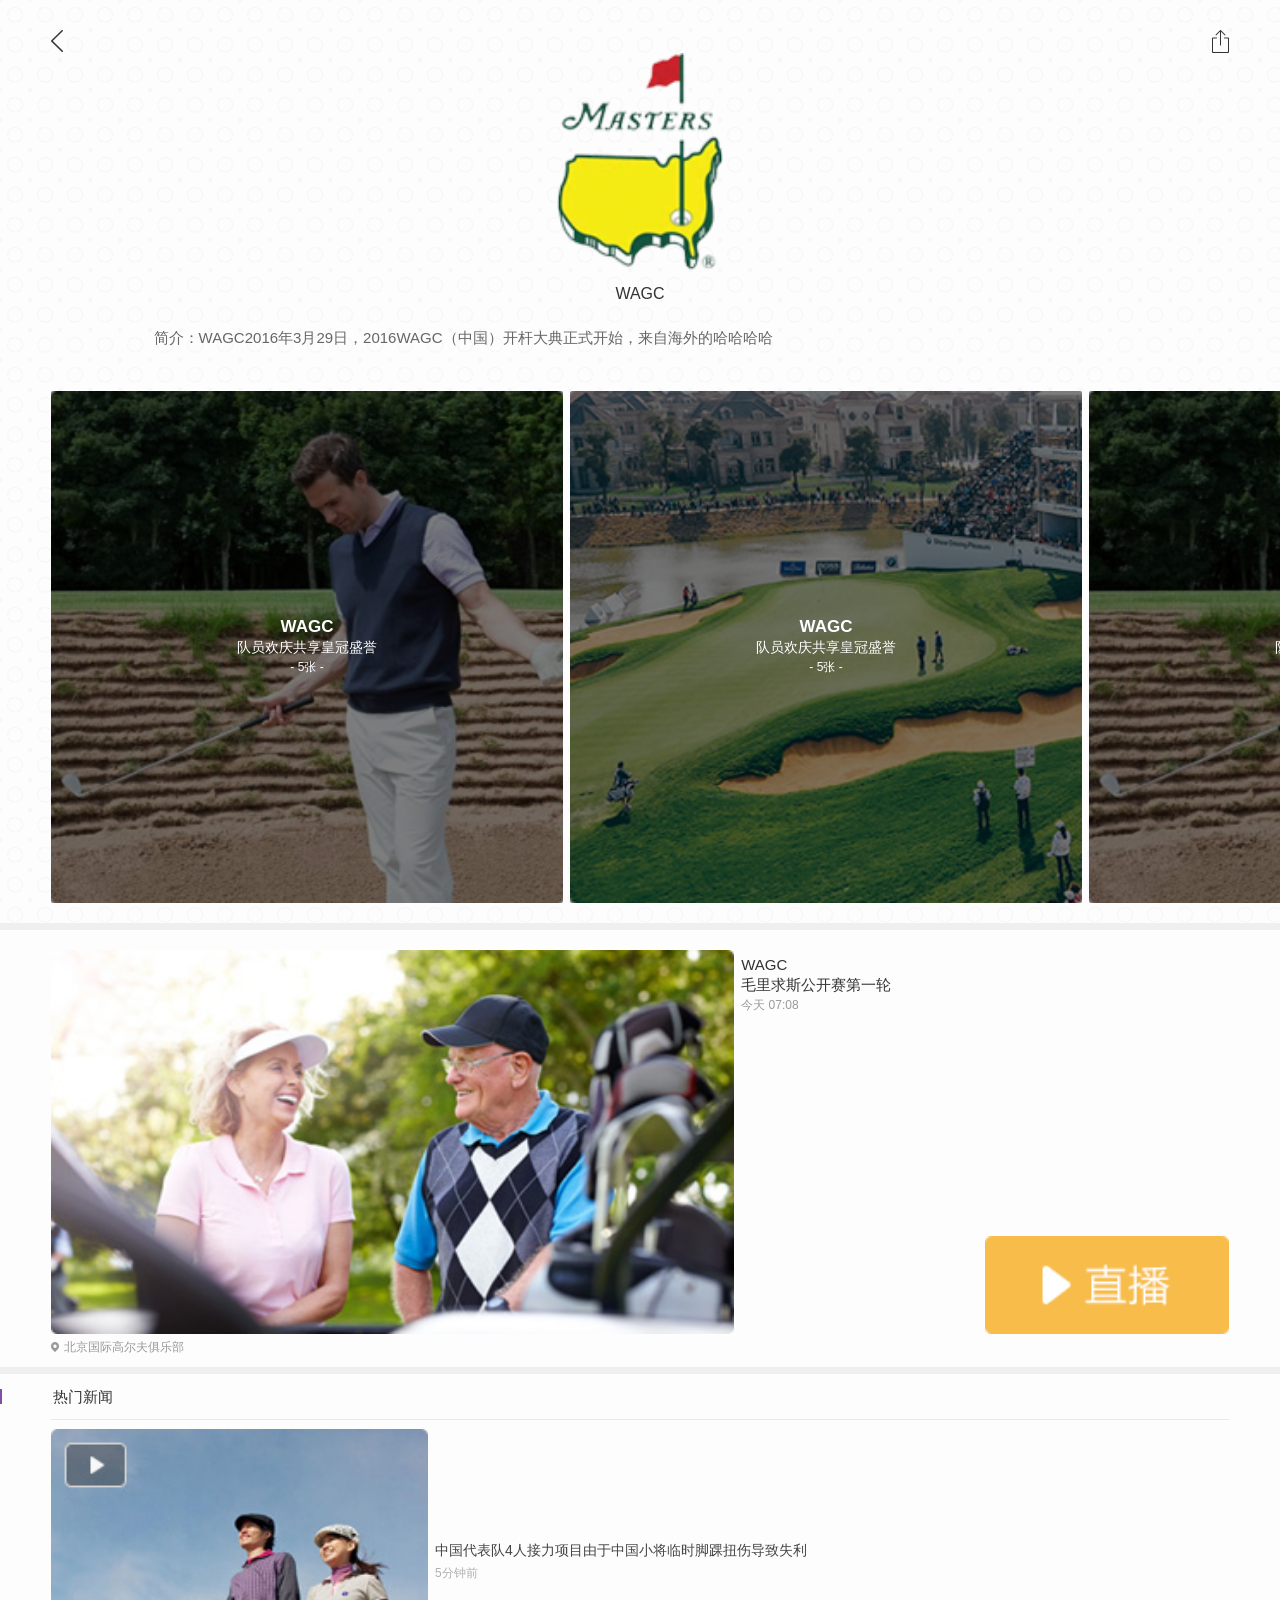
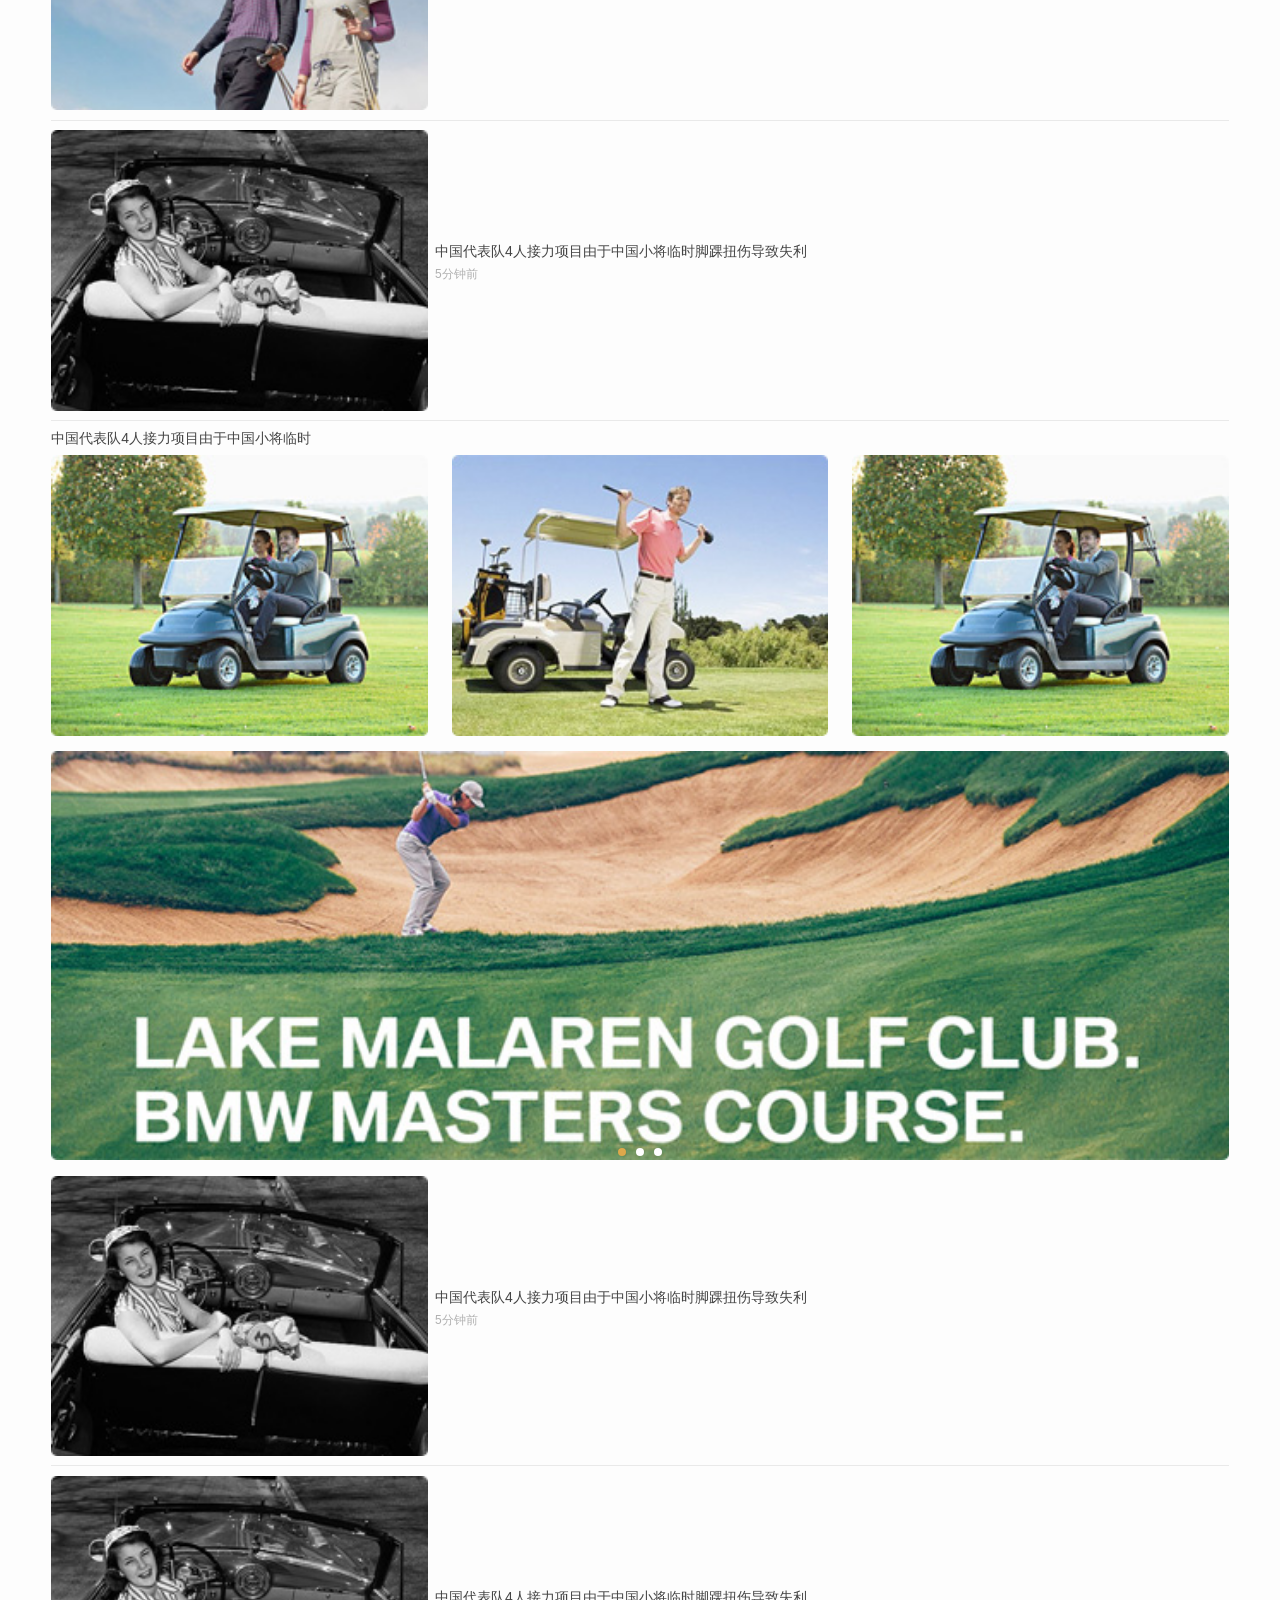
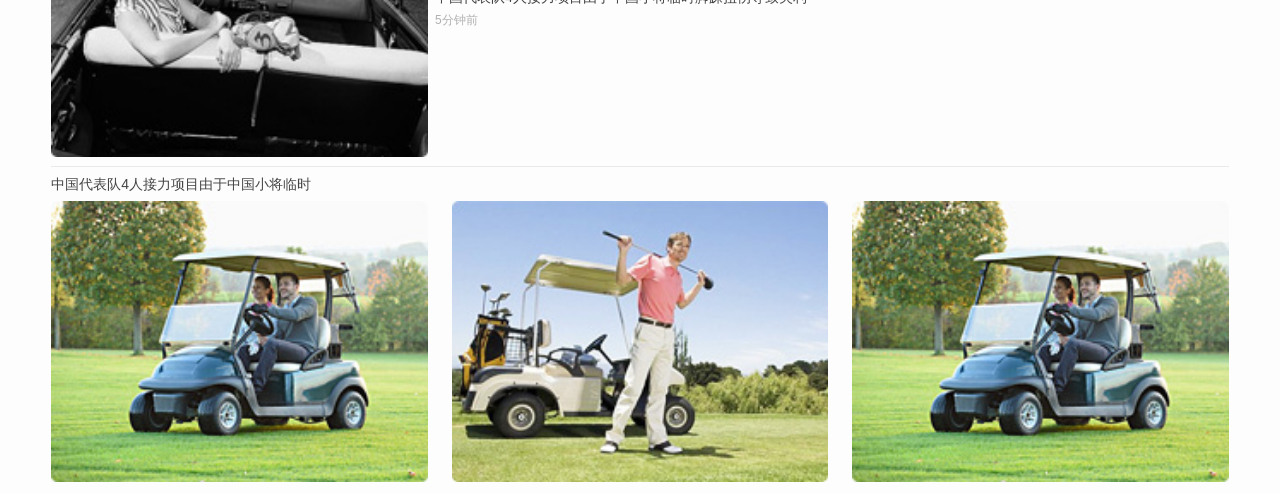
<file: bak/index.html>
<html>
<head>
	
	<meta charset="utf-8">
	<meta name="viewport" content="width=device-width,initial-scale=1.0, maximum-scale=1.0, minimum-scale=1.0,user-scalable=no" />
	<title>match</title>
	<link rel="stylesheet" type="text/css" href="css/swiper.min.css">
  <link rel="stylesheet" type="text/css" href="css/page.css">
	<script src="js/zepto.min.js" type="text/javascript"></script>

</head>
<body>
<div class="b1">
  <div class="nav">
  	<a class="back" href="#" data-highlight=false><img src="image/icon_back.png" width=12 height=22></a>
  	<a class="share" href="#" data-highlight=false><img src="image/icon_share.png" width=17 height23 ></a>
  </div>
  <div class="mark">
  	<img src="image/logo.png" width=13%>
  	<span>WAGC</span>
  </div>
  <div class="intro clearfix" >
  	<p>简介：WAGC2016年3月29日，2016WAGC（中国）开杆大典正式开始，来自海外的哈哈哈哈</p>
  	<span class="out">展开</span>
  	<span class="in">收起</span>
  </div>
  <script type="text/javascript">
  (function($){
    if($('.intro p').height() > 38){
      $('.intro p').css('-webkit-line-clamp','2');
      $('.intro .out').show();
    }
  }(Zepto))
  </script>
  <div class="focus swiper-container">
    <div class="swiper-wrapper">      
      <div class="swiper-slide">
        <a href="#1">
        	<img src="image/slide1.jpg" >
          <div class="modal"> 
          </div>
          <div class="modalword">
              <p class="l1">WAGC</p>
              <p class="l2">队员欢庆共享皇冠盛誉</p>
              <p class="l3">- 5张 -</p>
          </div>
        </a>
      </div>   
      <div class="swiper-slide">
        <a href="#2">
      	  <img src="image/slide2.jpg" >
          <div class="modal">  
          </div>
          <div class="modalword">
              <p class="l1">WAGC</p>
              <p class="l2">队员欢庆共享皇冠盛誉</p>
              <p class="l3">- 5张 -</p>
            </div>
        </a>
      </div>
      <div class="swiper-slide">
        <a href="#3">
      	<img src="image/slide1.jpg" >
        <div class="modal">
        </div>
         <div class="modalword">
            <p class="l1">WAGC</p>
            <p class="l2">队员欢庆共享皇冠盛誉</p>
            <p class="l3">- 5张 -</p>
          </div>
          </a>
      </div>
      <div class="swiper-slide">
        <a href="#4">
      	<img src="image/slide2.jpg" >
        <div class="modal">
          </div>
            <div class="modalword">
              <p class="l1">WAGC</p>
              <p class="l2">队员欢庆共享皇冠盛誉</p>
              <p class="l3">- 5张 -</p>
            </div>
          </a>
      </div>
      <div class="swiper-slide">
        <a href="#5">
      	<img src="image/slide1.jpg" >
        <div class="modal">
          </div>
            <div class="modalword">
              <p class="l1">WAGC</p>
              <p class="l2">队员欢庆共享皇冠盛誉</p>
              <p class="l3">- 5张 -</p>
            </div>
          </a>
      </div>
    </div>
  </div>
  <script type="text/javascript">
  /*
  *  根据不同屏幕宽度动态调整swiper组件的宽度和高度
  */
    (function($){
      var width = document.body.clientWidth;
      var setValue = Math.round(150/375*width);
      $('.focus').css('height',setValue+'px');
      $('.focus .swiper-slide').css('width',setValue+'px');
      $('.focus .swiper-slide img').css('width',setValue+'px');
    }(Zepto))
  </script>

</div>
<div class="b2 js_tap">
  <div class="tapModal"></div>
  <a class href="#">
<div class="b2in">
  <div class="online">
    <img class="mainpic" src="image/online.jpg" >
    <div class="onlineword">
      <p class="title">WAGC </p>
      <p class="subtitle wordEllipsis2">毛里求斯公开赛第一轮</p>
      <p class="time">今天 07:08</p>
      <img class="enter" src="image/button.png">
    </div>
  </div>
  <div class="location">
    <img src="image/location.png">
    <span>北京国际高尔夫俱乐部</span>
  </div>
</div>
</a>
</div>

<div class="b3">
  <div class="title">
    热门新闻
  </div>   
  <div class="content">
    <a href="#" class="a_click">
      <div class="outer js_tap" data-highlight=false>
        <div class="tapModal"></div>
        <div class="inner border-1px-up">
          <div class="news">
          <img class="mainpic" src="image/news1.jpg">
          <div class="word">
            <div class="pack">
              <p class="title1 wordEllipsis2">中国代表队4人接力项目由于中国小将临时脚踝扭伤导致失利</p>
              <p class="time">5分钟前</p>
            </div>
          </div>
        </div>
        </div>
      </div>
    </a>

    <a href="#" class="a_click">
      <div class="outer js_tap" data-highlight=false>
        <div class="tapModal"></div>
        <div class="inner border-1px-up border-1px-down">
          <div class="news">
          <img class="mainpic" src="image/news2.jpg">
          <div class="word">
            <div class="pack">
              <p class="title1 wordEllipsis2">中国代表队4人接力项目由于中国小将临时脚踝扭伤导致失利</p>
              <p class="time">5分钟前</p>
            </div>
          </div>
        </div>
        </div>
      </div>
    </a>
    <p class="subtitle wordEllipsis1">中国代表队4人接力项目由于中国小将临时</p>
    <div class="piclist">
      <div class="picout js_tap" data-highlight=false>
         <div class="tapModal"></div>
         <a href="#">
           <img class="pic" src="image/news5.jpg">
         </a>
      </div>
      <div class="picout js_tap" data-highlight=false>
        <div class="tapModal"></div>
        <a href="#">
          <img class="pic" src="image/news4.jpg">
        </a>
      </div>
      <div class="picout js_tap" data-highlight=false>
        <div class="tapModal"></div>
        <a href="#">
           <img class="pic" src="image/news5.jpg">
        </a>  
      </div>
    </div>
    <div class="slideout">
     <div class="slide swiper-container">
      <div class="swiper-wrapper">
        <div class="swiper-slide js_tap">
          <a href="#" class="a_click">
            <img src="image/slide.jpg">
            <div class="tapModal"></div>
          </a>
          
        </div>
        <div class="swiper-slide js_tap">
          <a href="#" class="a_click">
            <img src="image/slide.jpg">
            <div class="tapModal"></div>
          </a>
         
        </div>
        <div class="swiper-slide js_tap">    
          <a href="#" class="a_click">
            <img src="image/slide.jpg">
            <div class="tapModal"></div>
          </a>
         
        </div>
      </div>
      <div class="swiper-pagination"></div>
    </div>
   </div>
    <script type="text/javascript">
      (function($){
        var width = document.body.clientWidth;
        var setValue = Math.round(120/375*width);
        $('.slide').css('height',setValue+'px');
      }(Zepto))
    </script>

    <a href="#" class="a_click">
      <div class="outer js_tap" data-highlight=false>
        <div class="tapModal"></div>
        <div class="inner  border-1px-down">
          <div class="news">
          <img class="mainpic" src="image/news2.jpg">
          <div class="word">
            <div class="pack">
              <p class="title1 wordEllipsis2">中国代表队4人接力项目由于中国小将临时脚踝扭伤导致失利</p>
              <p class="time">5分钟前</p>
            </div>
          </div>
        </div>
        </div>
      </div>
    </a>

    <a href="#" class="a_click">
      <div class="outer js_tap" data-highlight=false>
      <div class="tapModal"></div>
      <div class="inner  border-1px-down">
        <div class="news">
        <img class="mainpic" src="image/news2.jpg">
        <div class="word">
          <div class="pack">
            <p class="title1 wordEllipsis2">中国代表队4人接力项目由于中国小将临时脚踝扭伤导致失利</p>
            <p class="time">5分钟前</p>
          </div>
        </div>
      </div>
      </div>
      </div>
    </a>
    <p class="subtitle wordEllipsis1">中国代表队4人接力项目由于中国小将临时</p>
     <div class="piclist">
      <div class="picout js_tap" data-highlight=false>
         <div class="tapModal"></div>
         <a href="#">
           <img class="pic" src="image/news5.jpg">
         </a>
      </div>
      <div class="picout js_tap" data-highlight=false>
        <div class="tapModal"></div>
        <a href="#">
          <img class="pic" src="image/news4.jpg">
        </a>
      </div>
      <div class="picout js_tap" data-highlight=false>
        <div class="tapModal"></div>
        <a href="#">
           <img class="pic" src="image/news5.jpg">
        </a>  
      </div>
    </div>
  </div>
</div>


<script src="js/swiper.min.js" type="text/javascript"></script>
<script src="js/touch.js" type="text/javascript"></script>
<script type="text/javascript">
  $(document).ready(function(){
    var $tap = document.querySelectorAll('.js_tap');
    var tapTimer;
    var in_out_init = function(){
        $('.intro span').tap(function(e){ 
        if(e.target.className == "out"){        
          $('.intro p').css('-webkit-line-clamp','100').css('text-align','justify');
          $('.intro .out').hide();
          $('.intro .in').show();
        }else if(e.target.className="in"){
          $('.intro p').css('-webkit-line-clamp','2').css('text-align','');
          $('.intro .in').hide();
          $('.intro .out').show();
        }
       });
    };  //end in_out_init

    var event_init = function(){

      $('.focus .swiper-slide').on('touchstart',function(){
        $(this).data('highlight',true);
        var _this = $(this);
        tapTimer = setTimeout(function(){
          _this.find('.modal').hide();
          _this.find('.modalword').hide(); 
        },100) 
       
     })
      $('.focus .swiper-slide').on('touchmove',function(){
        if($(this).data('highlight')){
          clearTimeout(tapTimer);
          $(this).data('highlight',false);
          $(this).find('.modal').show();
          $(this).find('.modalword').show();
        }
     })

      $('.focus .swiper-slide').on('touchend',function(){
        if($(this).data('highlight')){
          clearTimeout(tapTimer);
          $(this).data('highlight',false);
          $(this).find('.modal').show();
          $(this).find('.modalword').show();
        }
     })

      //页顶icon点击态
      $('.back').on('touchstart',function(){
        $(this).data('highlight',true).find('img').attr('src',"image/icon_back_s.png");
      });
      $('.back').on('touchmove',function(){
        if($(this).data('highlight')){
         // console.log('hide back')
          $(this).data('highlight',false).find('img').attr('src',"image/icon_back.png");
        }      
      });
      $('.back').on('touchend',function(){
        if($(this).data('highlight')){
          $(this).data('highlight',false).find('img').attr('src',"image/icon_back.png");
        }

      });

      $('.share').on('touchstart',function(){
        $(this).data('highlight',true).find('img').attr('src',"image/icon_share_s.png");
      });
      $('.share').on('touchmove',function(){
        if($(this).data('highlight')){
          $(this).data('highlight',false).find('img').attr('src',"image/icon_share.png");
        }
      });

      $('.share').on('touchend',function(){
        if($(this).data('highlight')){
          $(this).data('highlight',false).find('img').attr('src',"image/icon_share.png");
        }
      });
       //页顶icon点击态end

    };  //end event_init

    var swiper_init = function(){
       var swiper = new Swiper('.focus',{
        slidesPerView:'auto',
        spaceBetween: 7
       })
       var swiper1 = new Swiper('.slide',{
        slidesPerView:'auto',
        pagination: '.swiper-pagination',
        spaceBetween: 10
       })
    }//end swiper_init

    var tap_status_init = function(){
      var touchStartHandler = function(e){
        console.log('touchstart');
        $(this).data('highlight',true);
        var _this = $(this);
        tapTimer = setTimeout(function(){
          _this.find('.tapModal').show();
        },100)
      };

      var touchMoveHandler = function(e){
        
        if($(this).data('highlight')){
          console.log('touchmve removehighlight')
          clearTimeout(tapTimer);
          $(this).data('highlight',false).find('.tapModal').hide();
        }
      }
      var touchEndHandler = function(e){
        
        if($(this).data('highlight')){
          console.log('touchend removehighlight');
          clearTimeout(tapTimer);
          $(this).data('highlight',false).find('.tapModal').hide();
        }
      }
      for(var i=0; i<$tap.length;i++){
        $tap[i].addEventListener('touchstart',touchStartHandler);
        $tap[i].addEventListener('touchmove',touchMoveHandler);
        $tap[i].addEventListener('touchend',touchEndHandler);
      }
      
    }

    var main = function(){
      in_out_init();
      event_init();
      swiper_init();
      tap_status_init();
    }

    main();

  })



</script>
 
 <div style="display:none;">
  <script type="text/javascript">
      var images= new Array();
      function preload(){
        for(i=0; i<preload.arguments.length;i++){
          images[i] = new Image();
          images[i].src = preload.arguments[i];
        }
      }
      preload(
        "image/icon_back_s.png",
        "image/icon_share_s.png"
        )
  </script>
 </div> 



</body>
</html>
</file>
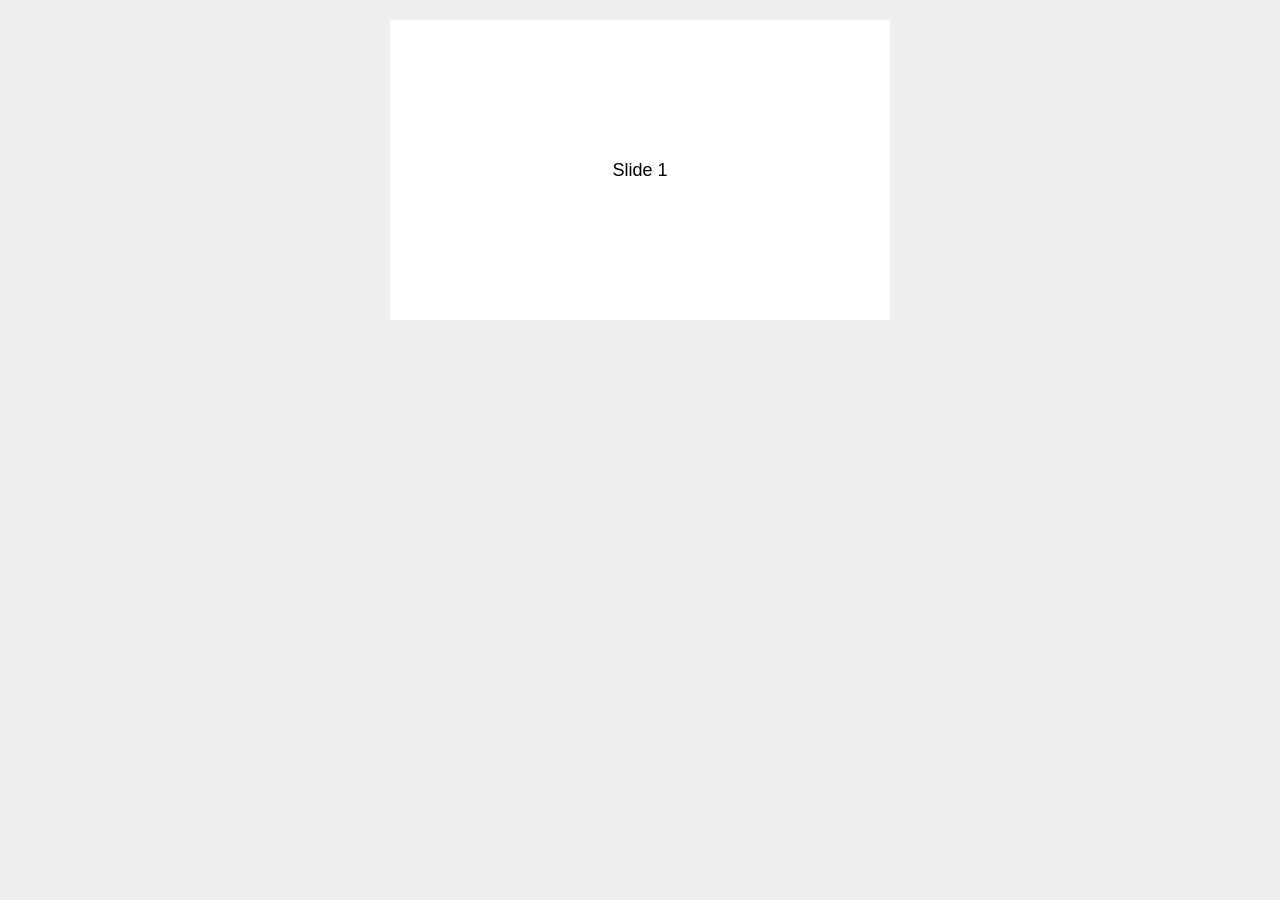
<file: material/Swiper-master/demos/01-default.html>
<!DOCTYPE html>
<html lang="en">
<head>
    <meta charset="utf-8">
    <title>Swiper demo</title>
    <!-- Link Swiper's CSS -->
    <link rel="stylesheet" href="../dist/css/swiper.min.css">

    <!-- Demo styles -->
    <style>
    body {
        background: #eee;
        font-family: Helvetica Neue, Helvetica, Arial, sans-serif;
        font-size: 14px;
        color:#000;
        margin: 0;
        padding: 0;
    }
    .swiper-container {
        width: 500px;
        height: 300px;
        margin: 20px auto;
    }
    .swiper-slide {
        text-align: center;
        font-size: 18px;
        background: #fff;
        
        /* Center slide text vertically */
        display: -webkit-box;
        display: -ms-flexbox;
        display: -webkit-flex;
        display: flex;
        -webkit-box-pack: center;
        -ms-flex-pack: center;
        -webkit-justify-content: center;
        justify-content: center;
        -webkit-box-align: center;
        -ms-flex-align: center;
        -webkit-align-items: center;
        align-items: center;
    }
    </style>
</head>
<body>
    <!-- Swiper -->
    <div class="swiper-container">
        <div class="swiper-wrapper">
            <div class="swiper-slide">Slide 1</div>
            <div class="swiper-slide">Slide 2</div>
            <div class="swiper-slide">Slide 3</div>
            <div class="swiper-slide">Slide 4</div>
            <div class="swiper-slide">Slide 5</div>
            <div class="swiper-slide">Slide 6</div>
            <div class="swiper-slide">Slide 7</div>
            <div class="swiper-slide">Slide 8</div>
            <div class="swiper-slide">Slide 9</div>
            <div class="swiper-slide">Slide 10</div>
        </div>
    </div>

    <!-- Swiper JS -->
    <script src="../dist/js/swiper.min.js"></script>

    <!-- Initialize Swiper -->
    <script>
    var swiper = new Swiper('.swiper-container');
    </script>
</body>
</html>
</file>
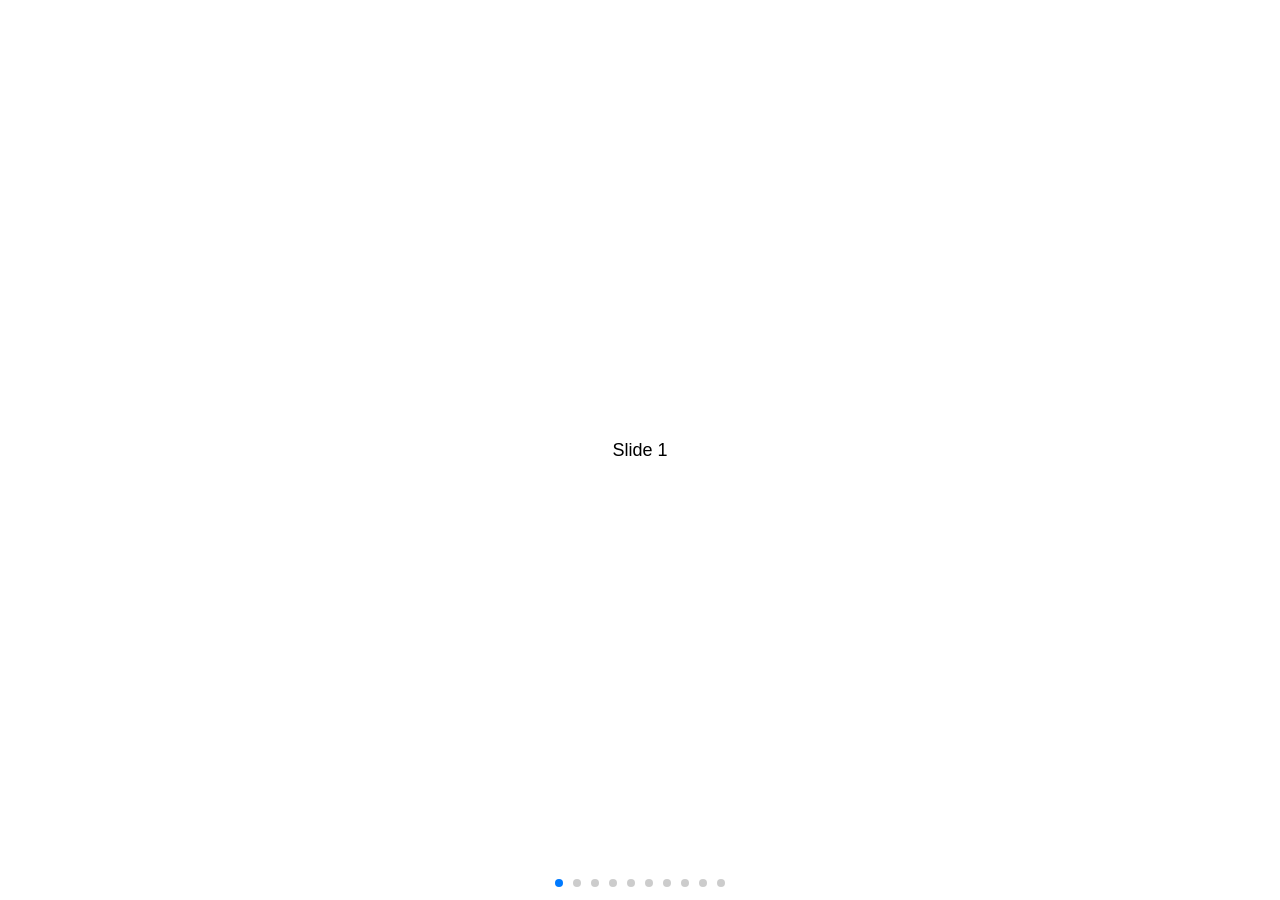
<file: material/Swiper-master/demos/02-responsive.html>
<!DOCTYPE html>
<html lang="en">
<head>
    <meta charset="utf-8">
    <title>Swiper demo</title>
    <meta name="viewport" content="width=device-width, initial-scale=1, minimum-scale=1, maximum-scale=1">

    <!-- Link Swiper's CSS -->
    <link rel="stylesheet" href="../dist/css/swiper.min.css">

    <!-- Demo styles -->
    <style>
    html, body {
        position: relative;
        height: 100%;
    }
    body {
        background: #eee;
        font-family: Helvetica Neue, Helvetica, Arial, sans-serif;
        font-size: 14px;
        color:#000;
        margin: 0;
        padding: 0;
    }
    .swiper-container {
        width: 100%;
        height: 100%;
    }
    .swiper-slide {
        text-align: center;
        font-size: 18px;
        background: #fff;

        /* Center slide text vertically */
        display: -webkit-box;
        display: -ms-flexbox;
        display: -webkit-flex;
        display: flex;
        -webkit-box-pack: center;
        -ms-flex-pack: center;
        -webkit-justify-content: center;
        justify-content: center;
        -webkit-box-align: center;
        -ms-flex-align: center;
        -webkit-align-items: center;
        align-items: center;
    }
    </style>
</head>
<body>
    <!-- Swiper -->
    <div class="swiper-container">
        <div class="swiper-wrapper">
            <div class="swiper-slide">Slide 1</div>
            <div class="swiper-slide">Slide 2</div>
            <div class="swiper-slide">Slide 3</div>
            <div class="swiper-slide">Slide 4</div>
            <div class="swiper-slide">Slide 5</div>
            <div class="swiper-slide">Slide 6</div>
            <div class="swiper-slide">Slide 7</div>
            <div class="swiper-slide">Slide 8</div>
            <div class="swiper-slide">Slide 9</div>
            <div class="swiper-slide">Slide 10</div>
        </div>
        <!-- Add Pagination -->
        <div class="swiper-pagination"></div>
    </div>

    <!-- Swiper JS -->
    <script src="../dist/js/swiper.min.js"></script>

    <!-- Initialize Swiper -->
    <script>
    var swiper = new Swiper('.swiper-container', {
        pagination: '.swiper-pagination',
        paginationClickable: true
    });
    </script>
</body>
</html>
</file>
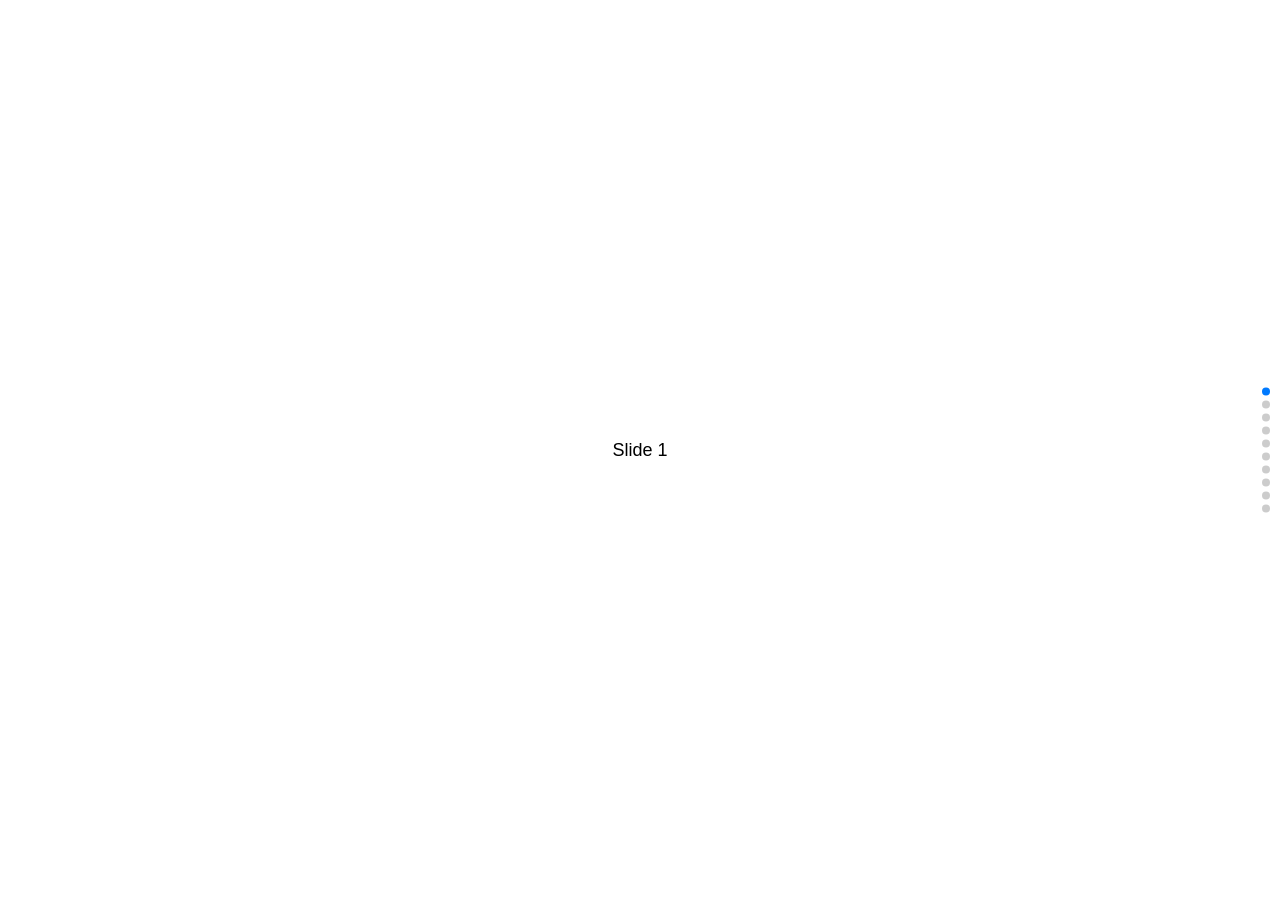
<file: material/Swiper-master/demos/03-vertical.html>
<!DOCTYPE html>
<html lang="en">
<head>
    <meta charset="utf-8">
    <title>Swiper demo</title>
    <meta name="viewport" content="width=device-width, initial-scale=1, minimum-scale=1, maximum-scale=1">

    <!-- Link Swiper's CSS -->
    <link rel="stylesheet" href="../dist/css/swiper.min.css">

    <!-- Demo styles -->
    <style>
    html, body {
        position: relative;
        height: 100%;
    }
    body {
        background: #eee;
        font-family: Helvetica Neue, Helvetica, Arial, sans-serif;
        font-size: 14px;
        color:#000;
        margin: 0;
        padding: 0;
    }
    .swiper-container {
        width: 100%;
        height: 100%;
    }
    .swiper-slide {
        text-align: center;
        font-size: 18px;
        background: #fff;

        /* Center slide text vertically */
        display: -webkit-box;
        display: -ms-flexbox;
        display: -webkit-flex;
        display: flex;
        -webkit-box-pack: center;
        -ms-flex-pack: center;
        -webkit-justify-content: center;
        justify-content: center;
        -webkit-box-align: center;
        -ms-flex-align: center;
        -webkit-align-items: center;
        align-items: center;
    }
    </style>
</head>
<body>
    <!-- Swiper -->
    <div class="swiper-container">
        <div class="swiper-wrapper">
            <div class="swiper-slide">Slide 1</div>
            <div class="swiper-slide">Slide 2</div>
            <div class="swiper-slide">Slide 3</div>
            <div class="swiper-slide">Slide 4</div>
            <div class="swiper-slide">Slide 5</div>
            <div class="swiper-slide">Slide 6</div>
            <div class="swiper-slide">Slide 7</div>
            <div class="swiper-slide">Slide 8</div>
            <div class="swiper-slide">Slide 9</div>
            <div class="swiper-slide">Slide 10</div>
        </div>
        <!-- Add Pagination -->
        <div class="swiper-pagination"></div>
    </div>

    <!-- Swiper JS -->
    <script src="../dist/js/swiper.min.js"></script>

    <!-- Initialize Swiper -->
    <script>
    var swiper = new Swiper('.swiper-container', {
        pagination: '.swiper-pagination',
        paginationClickable: true,
        direction: 'vertical'
    });
    </script>
</body>
</html>
</file>
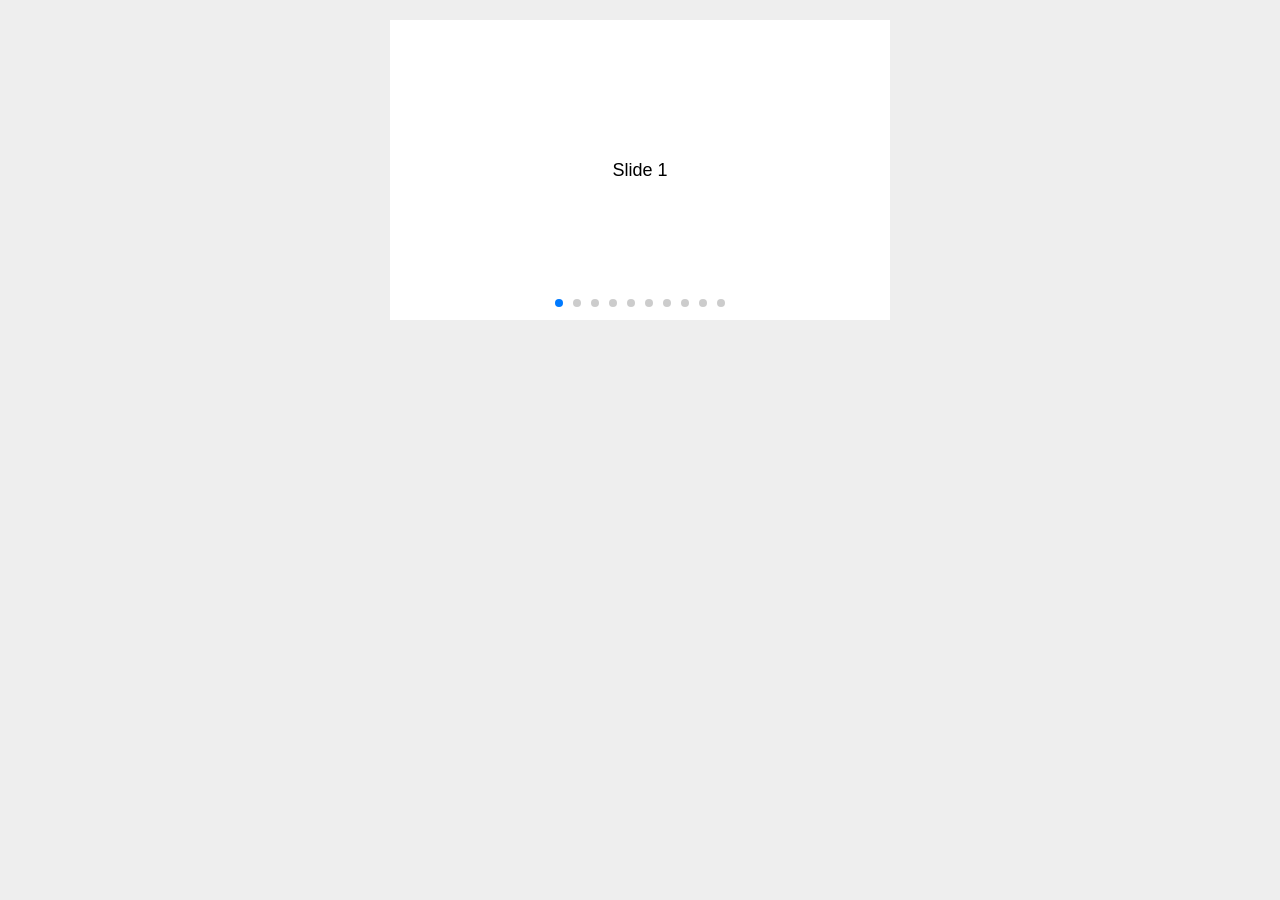
<file: material/Swiper-master/demos/04-space-between.html>
<!DOCTYPE html>
<html lang="en">
<head>
    <meta charset="utf-8">
    <title>Swiper demo</title>
    <meta name="viewport" content="width=device-width, initial-scale=1, minimum-scale=1, maximum-scale=1">

    <!-- Link Swiper's CSS -->
    <link rel="stylesheet" href="../dist/css/swiper.min.css">

    <!-- Demo styles -->
    <style>
    body {
        background: #eee;
        font-family: Helvetica Neue, Helvetica, Arial, sans-serif;
        font-size: 14px;
        color:#000;
        margin: 0;
        padding: 0;
    }
    .swiper-container {
        width: 500px;
        height: 300px;
        margin: 20px auto;
    }
    .swiper-slide {
        text-align: center;
        font-size: 18px;
        background: #fff;

        /* Center slide text vertically */
        display: -webkit-box;
        display: -ms-flexbox;
        display: -webkit-flex;
        display: flex;
        -webkit-box-pack: center;
        -ms-flex-pack: center;
        -webkit-justify-content: center;
        justify-content: center;
        -webkit-box-align: center;
        -ms-flex-align: center;
        -webkit-align-items: center;
        align-items: center;
    }
    </style>
</head>
<body>
    <!-- Swiper -->
    <div class="swiper-container">
        <div class="swiper-wrapper">
            <div class="swiper-slide">Slide 1</div>
            <div class="swiper-slide">Slide 2</div>
            <div class="swiper-slide">Slide 3</div>
            <div class="swiper-slide">Slide 4</div>
            <div class="swiper-slide">Slide 5</div>
            <div class="swiper-slide">Slide 6</div>
            <div class="swiper-slide">Slide 7</div>
            <div class="swiper-slide">Slide 8</div>
            <div class="swiper-slide">Slide 9</div>
            <div class="swiper-slide">Slide 10</div>
        </div>
        <!-- Add Pagination -->
        <div class="swiper-pagination"></div>
    </div>

    <!-- Swiper JS -->
    <script src="../dist/js/swiper.min.js"></script>

    <!-- Initialize Swiper -->
    <script>
    var swiper = new Swiper('.swiper-container', {
        pagination: '.swiper-pagination',
        paginationClickable: true,
        spaceBetween: 30,
    });
    </script>
</body>
</html>
</file>
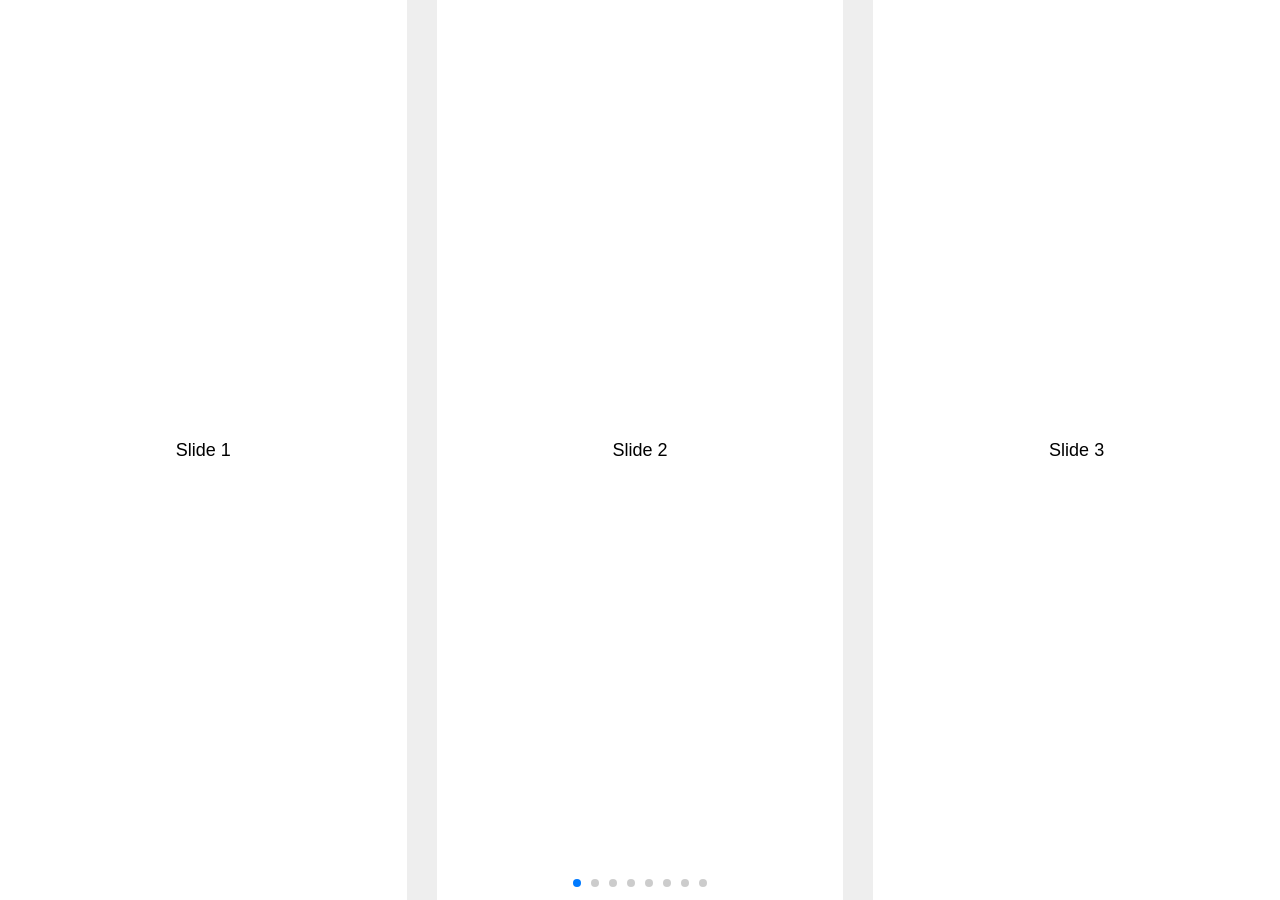
<file: material/Swiper-master/demos/05-slides-per-view.html>
<!DOCTYPE html>
<html lang="en">
<head>
    <meta charset="utf-8">
    <title>Swiper demo</title>
    <meta name="viewport" content="width=device-width, initial-scale=1, minimum-scale=1, maximum-scale=1">

    <!-- Link Swiper's CSS -->
    <link rel="stylesheet" href="../dist/css/swiper.min.css">

    <!-- Demo styles -->
    <style>
    html, body {
        position: relative;
        height: 100%;
    }
    body {
        background: #eee;
        font-family: Helvetica Neue, Helvetica, Arial, sans-serif;
        font-size: 14px;
        color:#000;
        margin: 0;
        padding: 0;
    }
    .swiper-container {
        width: 100%;
        height: 100%;
    }
    .swiper-slide {
        text-align: center;
        font-size: 18px;
        background: #fff;
        
        /* Center slide text vertically */
        display: -webkit-box;
        display: -ms-flexbox;
        display: -webkit-flex;
        display: flex;
        -webkit-box-pack: center;
        -ms-flex-pack: center;
        -webkit-justify-content: center;
        justify-content: center;
        -webkit-box-align: center;
        -ms-flex-align: center;
        -webkit-align-items: center;
        align-items: center;
    }
    </style>
</head>
<body>
    <!-- Swiper -->
    <div class="swiper-container">
        <div class="swiper-wrapper">
            <div class="swiper-slide">Slide 1</div>
            <div class="swiper-slide">Slide 2</div>
            <div class="swiper-slide">Slide 3</div>
            <div class="swiper-slide">Slide 4</div>
            <div class="swiper-slide">Slide 5</div>
            <div class="swiper-slide">Slide 6</div>
            <div class="swiper-slide">Slide 7</div>
            <div class="swiper-slide">Slide 8</div>
            <div class="swiper-slide">Slide 9</div>
            <div class="swiper-slide">Slide 10</div>
        </div>
        <!-- Add Pagination -->
        <div class="swiper-pagination"></div>
    </div>

    <!-- Swiper JS -->
    <script src="../dist/js/swiper.min.js"></script>

    <!-- Initialize Swiper -->
    <script>
    var swiper = new Swiper('.swiper-container', {
        pagination: '.swiper-pagination',
        slidesPerView: 3,
        paginationClickable: true,
        spaceBetween: 30
    });
    </script>
</body>
</html>
</file>
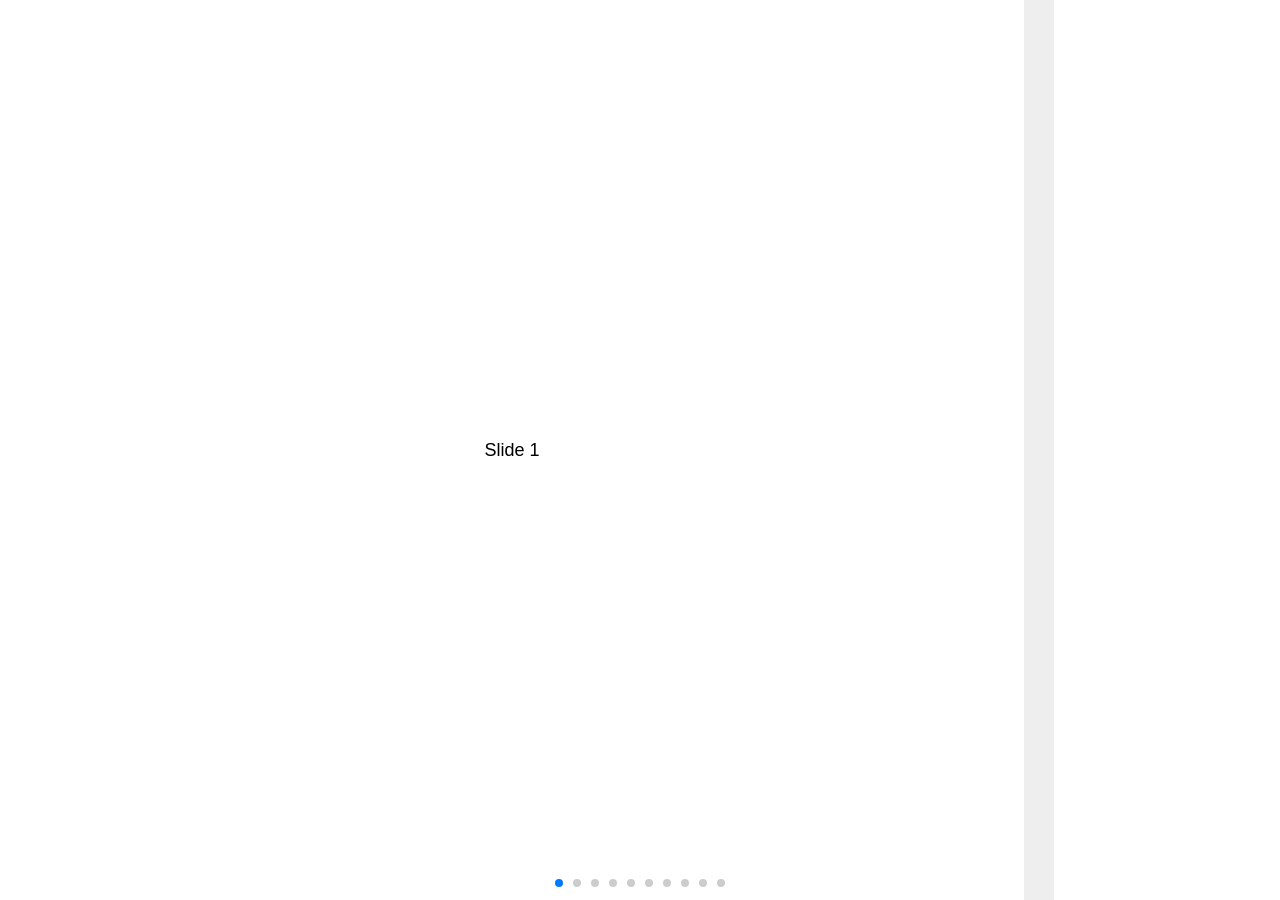
<file: material/Swiper-master/demos/06-slides-per-view-auto.html>
<!DOCTYPE html>
<html lang="en">
<head>
    <meta charset="utf-8">
    <title>Swiper demo</title>
    <meta name="viewport" content="width=device-width, initial-scale=1, minimum-scale=1, maximum-scale=1">

    <!-- Link Swiper's CSS -->
    <link rel="stylesheet" href="../dist/css/swiper.min.css">

    <!-- Demo styles -->
    <style>
    html, body {
        position: relative;
        height: 100%;
    }
    body {
        background: #eee;
        font-family: Helvetica Neue, Helvetica, Arial, sans-serif;
        font-size: 14px;
        color:#000;
        margin: 0;
        padding: 0;
    }
    .swiper-container {
        width: 100%;
        height: 100%;
    }
    .swiper-slide {
        text-align: center;
        font-size: 18px;
        background: #fff;
        width: 80%;

        /* Center slide text vertically */
        display: -webkit-box;
        display: -ms-flexbox;
        display: -webkit-flex;
        display: flex;
        -webkit-box-pack: center;
        -ms-flex-pack: center;
        -webkit-justify-content: center;
        justify-content: center;
        -webkit-box-align: center;
        -ms-flex-align: center;
        -webkit-align-items: center;
        align-items: center;
    }
    .swiper-slide:nth-child(2n) {
        width: 60%;
    }
    .swiper-slide:nth-child(3n) {
        width: 40%;
    }
    </style>
</head>
<body>
    <!-- Swiper -->
    <div class="swiper-container">
        <div class="swiper-wrapper">
            <div class="swiper-slide">Slide 1</div>
            <div class="swiper-slide">Slide 2</div>
            <div class="swiper-slide">Slide 3</div>
            <div class="swiper-slide">Slide 4</div>
            <div class="swiper-slide">Slide 5</div>
            <div class="swiper-slide">Slide 6</div>
            <div class="swiper-slide">Slide 7</div>
            <div class="swiper-slide">Slide 8</div>
            <div class="swiper-slide">Slide 9</div>
            <div class="swiper-slide">Slide 10</div>
        </div>
        <!-- Add Pagination -->
        <div class="swiper-pagination"></div>
    </div>

    <!-- Swiper JS -->
    <script src="../dist/js/swiper.min.js"></script>

    <!-- Initialize Swiper -->
    <script>
    var swiper = new Swiper('.swiper-container', {
        pagination: '.swiper-pagination',
        slidesPerView: 'auto',
        paginationClickable: true,
        spaceBetween: 30
    });
    </script>
</body>
</html>
</file>
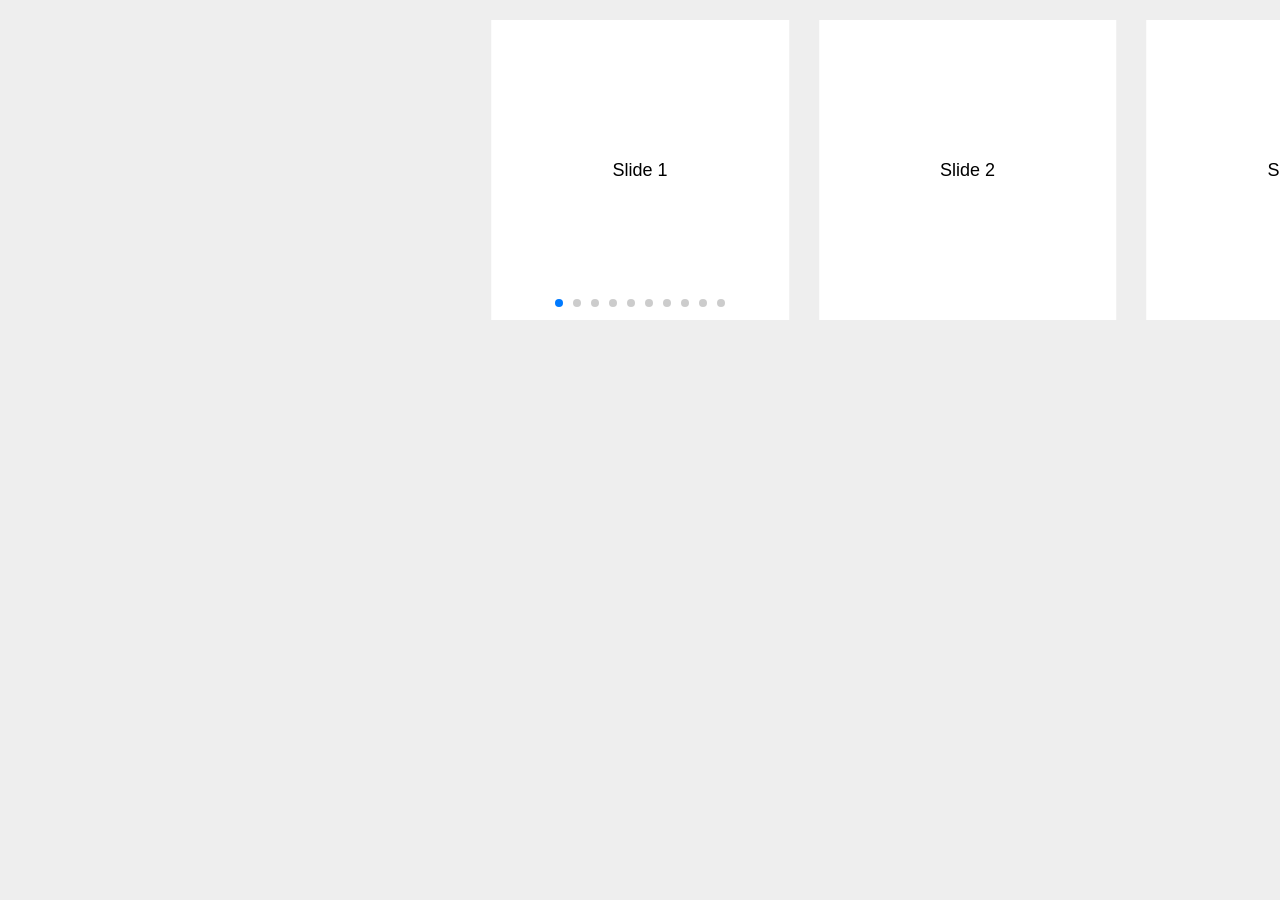
<file: material/Swiper-master/demos/07-centered.html>
<!DOCTYPE html>
<html lang="en">
<head>
    <meta charset="utf-8">
    <title>Swiper demo</title>
    <meta name="viewport" content="width=device-width, initial-scale=1, minimum-scale=1, maximum-scale=1">

    <!-- Link Swiper's CSS -->
    <link rel="stylesheet" href="../dist/css/swiper.min.css">

    <!-- Demo styles -->
    <style>
    body {
        background: #eee;
        font-family: Helvetica Neue, Helvetica, Arial, sans-serif;
        font-size: 14px;
        color:#000;
        margin: 0;
        padding: 0;
    }
    .swiper-container {
        width: 100%;
        height: 300px;
        margin: 20px auto;
    }
    .swiper-slide {
        text-align: center;
        font-size: 18px;
        background: #fff;
        width: 60%;

        /* Center slide text vertically */
        display: -webkit-box;
        display: -ms-flexbox;
        display: -webkit-flex;
        display: flex;
        -webkit-box-pack: center;
        -ms-flex-pack: center;
        -webkit-justify-content: center;
        justify-content: center;
        -webkit-box-align: center;
        -ms-flex-align: center;
        -webkit-align-items: center;
        align-items: center;
    }
    .swiper-slide:nth-child(2n) {
        width: 40%;
    }
    .swiper-slide:nth-child(3n) {
        width: 20%;
    }
    </style>
</head>
<body>
    <!-- Swiper -->
    <div class="swiper-container">
        <div class="swiper-wrapper">
            <div class="swiper-slide">Slide 1</div>
            <div class="swiper-slide">Slide 2</div>
            <div class="swiper-slide">Slide 3</div>
            <div class="swiper-slide">Slide 4</div>
            <div class="swiper-slide">Slide 5</div>
            <div class="swiper-slide">Slide 6</div>
            <div class="swiper-slide">Slide 7</div>
            <div class="swiper-slide">Slide 8</div>
            <div class="swiper-slide">Slide 9</div>
            <div class="swiper-slide">Slide 10</div>
        </div>
        <!-- Add Pagination -->
        <div class="swiper-pagination"></div>
    </div>

    <!-- Swiper JS -->
    <script src="../dist/js/swiper.min.js"></script>

    <!-- Initialize Swiper -->
    <script>
    var swiper = new Swiper('.swiper-container', {
        pagination: '.swiper-pagination',
        slidesPerView: 4,
        centeredSlides: true,
        paginationClickable: true,
        spaceBetween: 30
    });
    </script>
</body>
</html>
</file>
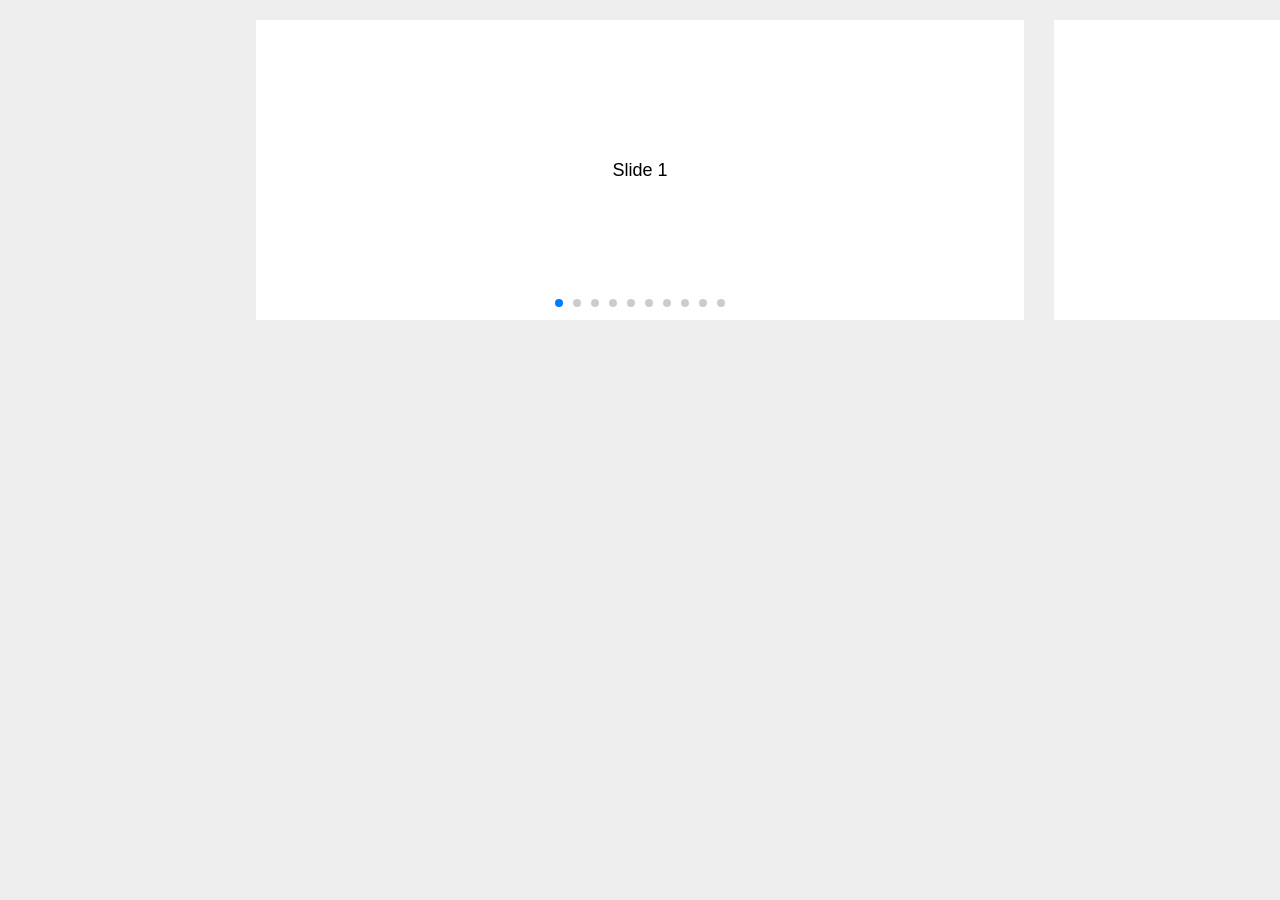
<file: material/Swiper-master/demos/08-centered-auto.html>
<!DOCTYPE html>
<html lang="en">
<head>
    <meta charset="utf-8">
    <title>Swiper demo</title>
    <meta name="viewport" content="width=device-width, initial-scale=1, minimum-scale=1, maximum-scale=1">

    <!-- Link Swiper's CSS -->
    <link rel="stylesheet" href="../dist/css/swiper.min.css">

    <!-- Demo styles -->
    <style>
    body {
        background: #eee;
        font-family: Helvetica Neue, Helvetica, Arial, sans-serif;
        font-size: 14px;
        color:#000;
        margin: 0;
        padding: 0;
    }
    .swiper-container {
        width: 100%;
        height: 300px;
        margin: 20px auto;
    }
    .swiper-slide {
        text-align: center;
        font-size: 18px;
        background: #fff;
        width: 60%;

        /* Center slide text vertically */
        display: -webkit-box;
        display: -ms-flexbox;
        display: -webkit-flex;
        display: flex;
        -webkit-box-pack: center;
        -ms-flex-pack: center;
        -webkit-justify-content: center;
        justify-content: center;
        -webkit-box-align: center;
        -ms-flex-align: center;
        -webkit-align-items: center;
        align-items: center;
    }
    .swiper-slide:nth-child(2n) {
        width: 40%;
    }
    .swiper-slide:nth-child(3n) {
        width: 20%;
    }
    </style>
</head>
<body>
    <!-- Swiper -->
    <div class="swiper-container">
        <div class="swiper-wrapper">
            <div class="swiper-slide">Slide 1</div>
            <div class="swiper-slide">Slide 2</div>
            <div class="swiper-slide">Slide 3</div>
            <div class="swiper-slide">Slide 4</div>
            <div class="swiper-slide">Slide 5</div>
            <div class="swiper-slide">Slide 6</div>
            <div class="swiper-slide">Slide 7</div>
            <div class="swiper-slide">Slide 8</div>
            <div class="swiper-slide">Slide 9</div>
            <div class="swiper-slide">Slide 10</div>
        </div>
        <!-- Add Pagination -->
        <div class="swiper-pagination"></div>
    </div>

    <!-- Swiper JS -->
    <script src="../dist/js/swiper.min.js"></script>

    <!-- Initialize Swiper -->
    <script>
    var swiper = new Swiper('.swiper-container', {
        pagination: '.swiper-pagination',
        slidesPerView: 'auto',
        centeredSlides: true,
        paginationClickable: true,
        spaceBetween: 30
    });
    </script>
</body>
</html>
</file>
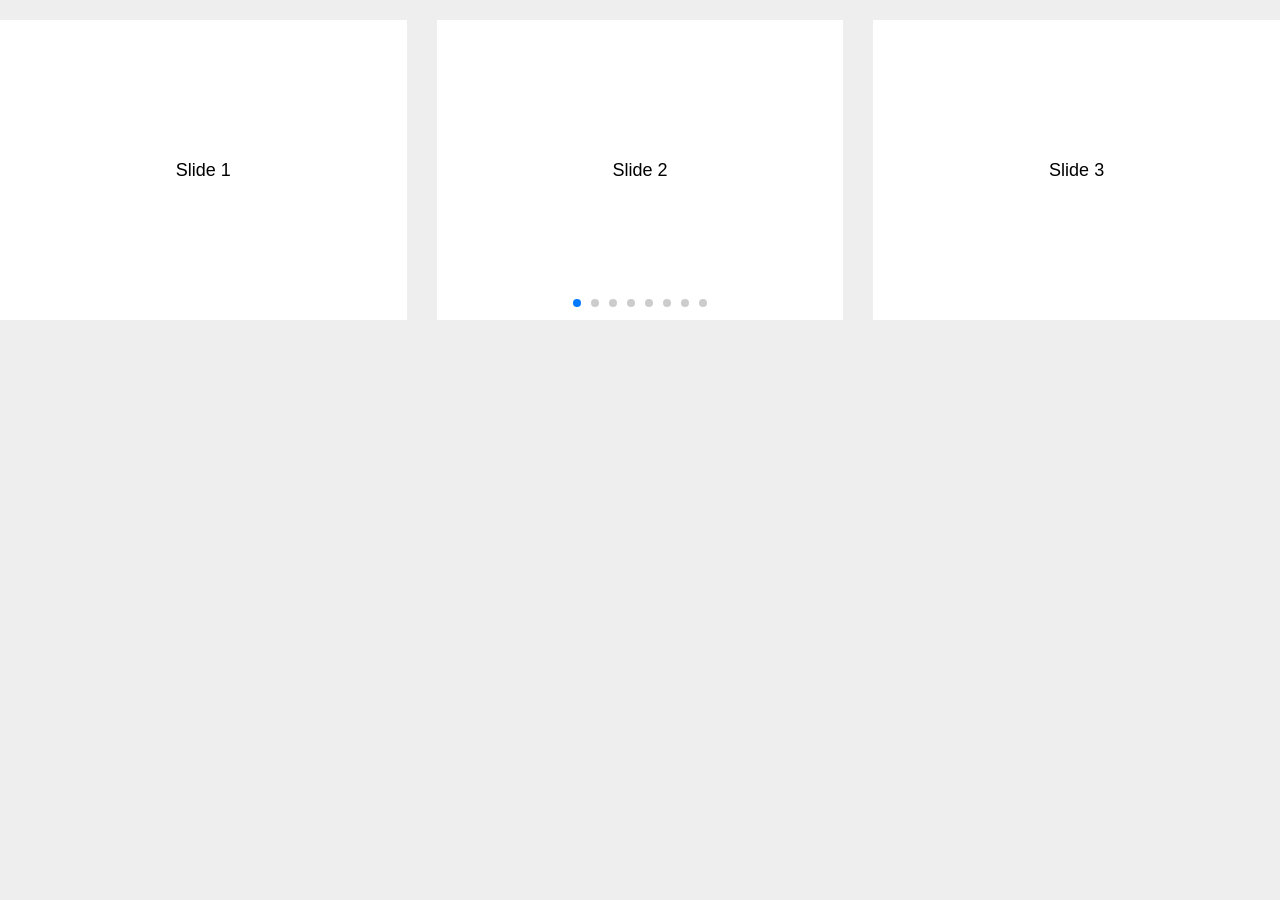
<file: material/Swiper-master/demos/09-freemode.html>
<!DOCTYPE html>
<html lang="en">
<head>
    <meta charset="utf-8">
    <title>Swiper demo</title>
    <meta name="viewport" content="width=device-width, initial-scale=1, minimum-scale=1, maximum-scale=1">

    <!-- Link Swiper's CSS -->
    <link rel="stylesheet" href="../dist/css/swiper.min.css">

    <!-- Demo styles -->
    <style>
    body {
        background: #eee;
        font-family: Helvetica Neue, Helvetica, Arial, sans-serif;
        font-size: 14px;
        color:#000;
        margin: 0;
        padding: 0;
    }
    .swiper-container {
        width: 100%;
        height: 300px;
        margin: 20px auto;
    }
    .swiper-slide {
        text-align: center;
        font-size: 18px;
        background: #fff;
        
        /* Center slide text vertically */
        display: -webkit-box;
        display: -ms-flexbox;
        display: -webkit-flex;
        display: flex;
        -webkit-box-pack: center;
        -ms-flex-pack: center;
        -webkit-justify-content: center;
        justify-content: center;
        -webkit-box-align: center;
        -ms-flex-align: center;
        -webkit-align-items: center;
        align-items: center;
    }
    </style>
</head>
<body>
    <!-- Swiper -->
    <div class="swiper-container">
        <div class="swiper-wrapper">
            <div class="swiper-slide">Slide 1</div>
            <div class="swiper-slide">Slide 2</div>
            <div class="swiper-slide">Slide 3</div>
            <div class="swiper-slide">Slide 4</div>
            <div class="swiper-slide">Slide 5</div>
            <div class="swiper-slide">Slide 6</div>
            <div class="swiper-slide">Slide 7</div>
            <div class="swiper-slide">Slide 8</div>
            <div class="swiper-slide">Slide 9</div>
            <div class="swiper-slide">Slide 10</div>
        </div>
        <!-- Add Pagination -->
        <div class="swiper-pagination"></div>
    </div>

    <!-- Swiper JS -->
    <script src="../dist/js/swiper.min.js"></script>

    <!-- Initialize Swiper -->
    <script>
    var swiper = new Swiper('.swiper-container', {
        pagination: '.swiper-pagination',
        slidesPerView: 3,
        paginationClickable: true,
        spaceBetween: 30,
        freeMode: true
    });
    </script>
</body>
</html>
</file>
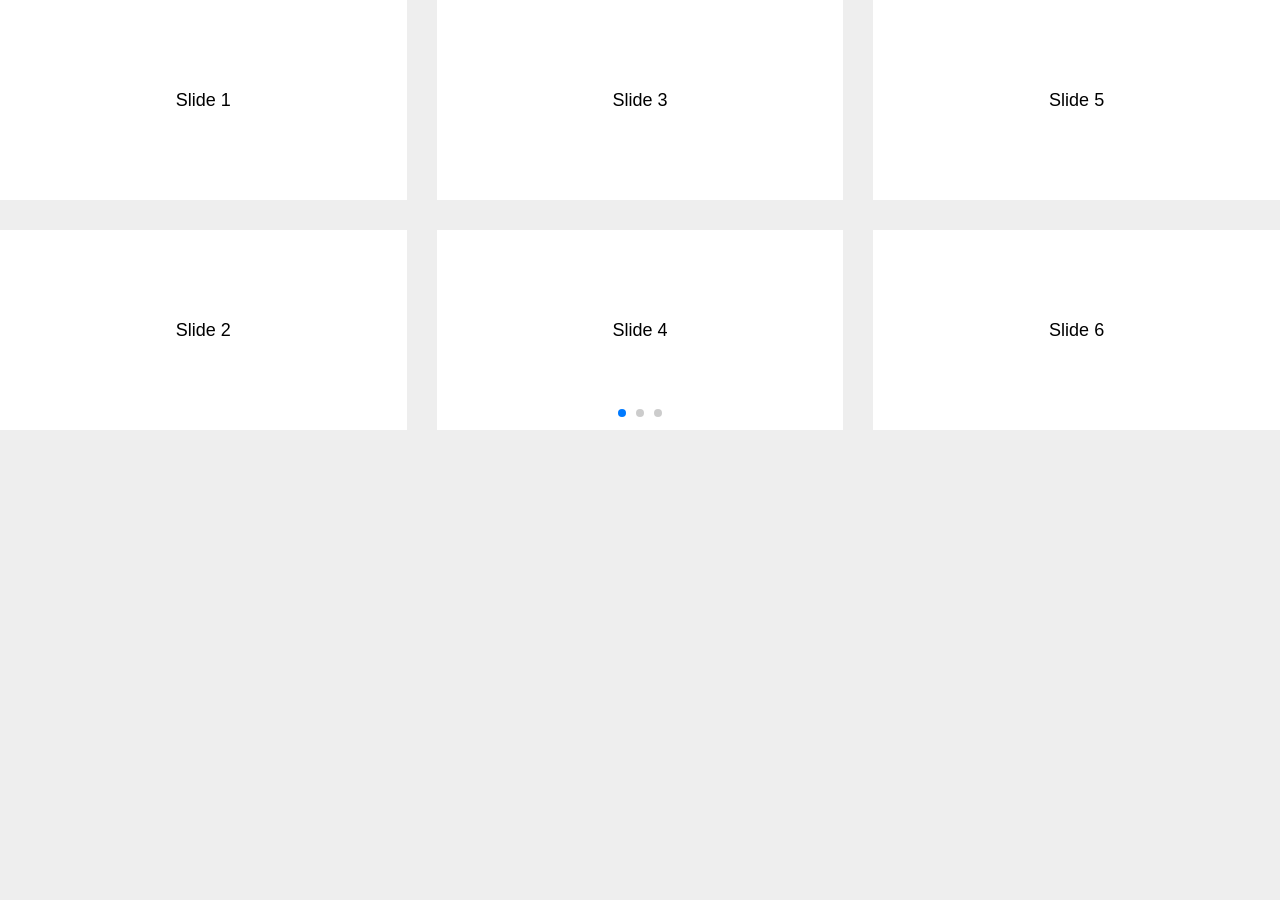
<file: material/Swiper-master/demos/10-slides-per-column.html>
<!DOCTYPE html>
<html lang="en">
<head>
    <meta charset="utf-8">
    <title>Swiper demo</title>
    <meta name="viewport" content="width=device-width, initial-scale=1, minimum-scale=1, maximum-scale=1">

    <!-- Link Swiper's CSS -->
    <link rel="stylesheet" href="../dist/css/swiper.min.css">

    <!-- Demo styles -->
    <style>
    body {
        background: #eee;
        font-family: Helvetica Neue, Helvetica, Arial, sans-serif;
        font-size: 14px;
        color:#000;
        margin: 0;
        padding: 0;
    }
    .swiper-container {
        width: 100%;
        height: auto;
        margin-left: auto;
        margin-right: auto;
    }
    .swiper-slide {
        text-align: center;
        font-size: 18px;
        background: #fff;
        height: 200px;
        
        /* Center slide text vertically */
        display: -webkit-box;
        display: -ms-flexbox;
        display: -webkit-flex;
        display: flex;
        -webkit-box-pack: center;
        -ms-flex-pack: center;
        -webkit-justify-content: center;
        justify-content: center;
        -webkit-box-align: center;
        -ms-flex-align: center;
        -webkit-align-items: center;
        align-items: center;
    }
    </style>
</head>
<body>
    <!-- Swiper -->
    <div class="swiper-container">
        <div class="swiper-wrapper">
            <div class="swiper-slide">Slide 1</div>
            <div class="swiper-slide">Slide 2</div>
            <div class="swiper-slide">Slide 3</div>
            <div class="swiper-slide">Slide 4</div>
            <div class="swiper-slide">Slide 5</div>
            <div class="swiper-slide">Slide 6</div>
            <div class="swiper-slide">Slide 7</div>
            <div class="swiper-slide">Slide 8</div>
            <div class="swiper-slide">Slide 9</div>
            <div class="swiper-slide">Slide 10</div>
        </div>
        <!-- Add Pagination -->
        <div class="swiper-pagination"></div>
    </div>

    <!-- Swiper JS -->
    <script src="../dist/js/swiper.min.js"></script>

    <!-- Initialize Swiper -->
    <script>
    var swiper = new Swiper('.swiper-container', {
        pagination: '.swiper-pagination',
        slidesPerView: 3,
        slidesPerColumn: 2,
        paginationClickable: true,
        spaceBetween: 30
    });
    </script>
</body>
</html>
</file>
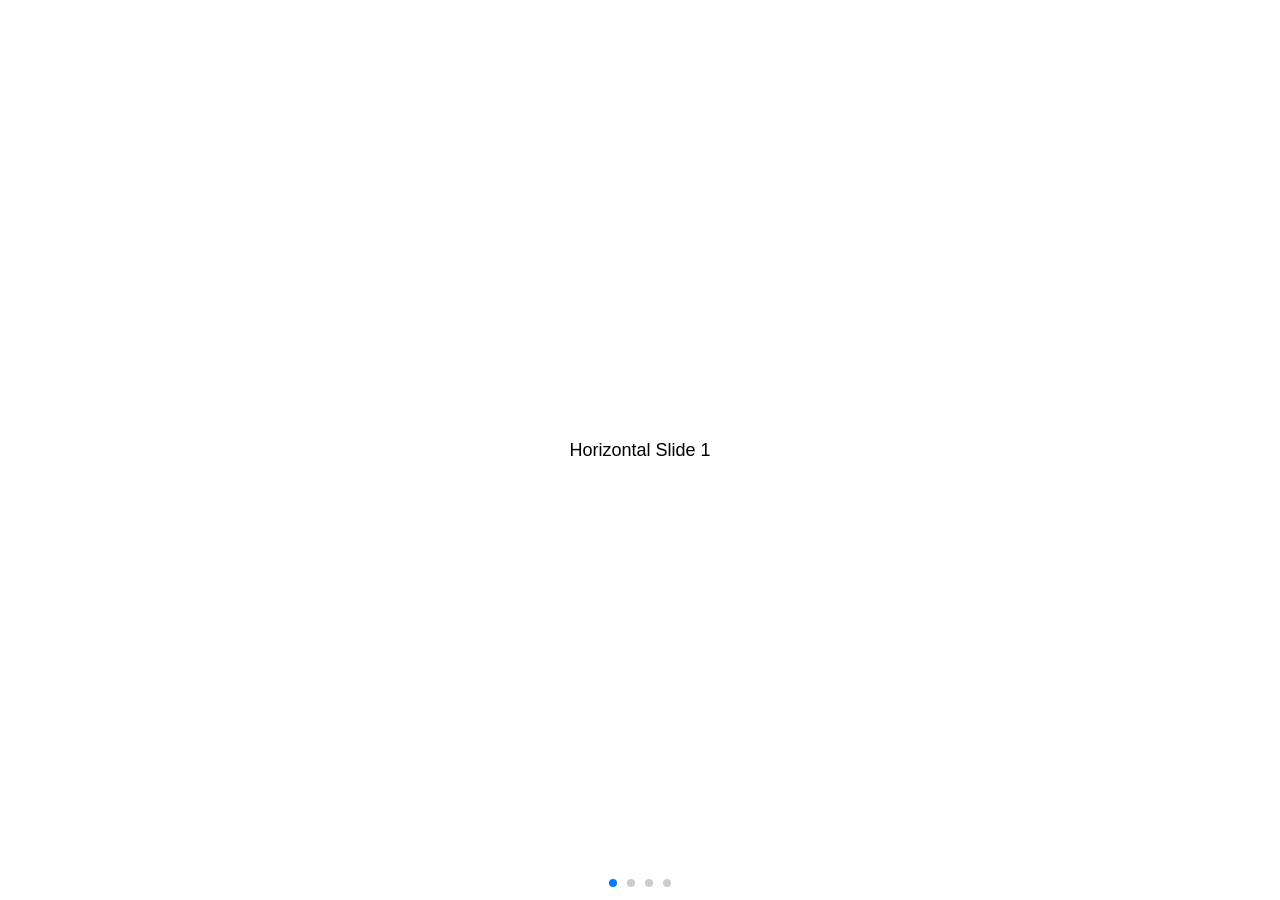
<file: material/Swiper-master/demos/11-nested.html>
<!DOCTYPE html>
<html lang="en">
<head>
    <meta charset="utf-8">
    <title>Swiper demo</title>
    <meta name="viewport" content="width=device-width, initial-scale=1, minimum-scale=1, maximum-scale=1">

    <!-- Link Swiper's CSS -->
    <link rel="stylesheet" href="../dist/css/swiper.min.css">

    <!-- Demo styles -->
    <style>
    html, body {
        position: relative;
        height: 100%;
    }
    body {
        background: #eee;
        font-family: Helvetica Neue, Helvetica, Arial, sans-serif;
        font-size: 14px;
        color:#000;
        margin: 0;
        padding: 0;
    }
    .swiper-container {
        width: 100%;
        height: 100%;
    }
    .swiper-slide {
        text-align: center;
        font-size: 18px;
        background: #fff;

        /* Center slide text vertically */
        display: -webkit-box;
        display: -ms-flexbox;
        display: -webkit-flex;
        display: flex;
        -webkit-box-pack: center;
        -ms-flex-pack: center;
        -webkit-justify-content: center;
        justify-content: center;
        -webkit-box-align: center;
        -ms-flex-align: center;
        -webkit-align-items: center;
        align-items: center;
    }
    .swiper-container-v {
        background: #eee;
    }
    </style>
</head>
<body>
    <!-- Swiper -->
    <div class="swiper-container swiper-container-h">
        <div class="swiper-wrapper">
            <div class="swiper-slide">Horizontal Slide 1</div>
            <div class="swiper-slide">
                <div class="swiper-container swiper-container-v">
                    <div class="swiper-wrapper">
                        <div class="swiper-slide">Vertical Slide 1</div>
                        <div class="swiper-slide">Vertical Slide 2</div>
                        <div class="swiper-slide">Vertical Slide 3</div>
                        <div class="swiper-slide">Vertical Slide 4</div>
                        <div class="swiper-slide">Vertical Slide 5</div>
                    </div>
                    <div class="swiper-pagination swiper-pagination-v"></div>
                </div>
            </div>
            <div class="swiper-slide">Horizontal Slide 3</div>
            <div class="swiper-slide">Horizontal Slide 4</div>
        </div>
        <!-- Add Pagination -->
        <div class="swiper-pagination swiper-pagination-h"></div>
    </div>

    <!-- Swiper JS -->
    <script src="../dist/js/swiper.min.js"></script>

    <!-- Initialize Swiper -->
    <script>
    var swiperH = new Swiper('.swiper-container-h', {
        pagination: '.swiper-pagination-h',
        paginationClickable: true,
        spaceBetween: 50
    });
    var swiperV = new Swiper('.swiper-container-v', {
        pagination: '.swiper-pagination-v',
        paginationClickable: true,
        direction: 'vertical',
        spaceBetween: 50
    });
    </script>
</body>
</html>
</file>
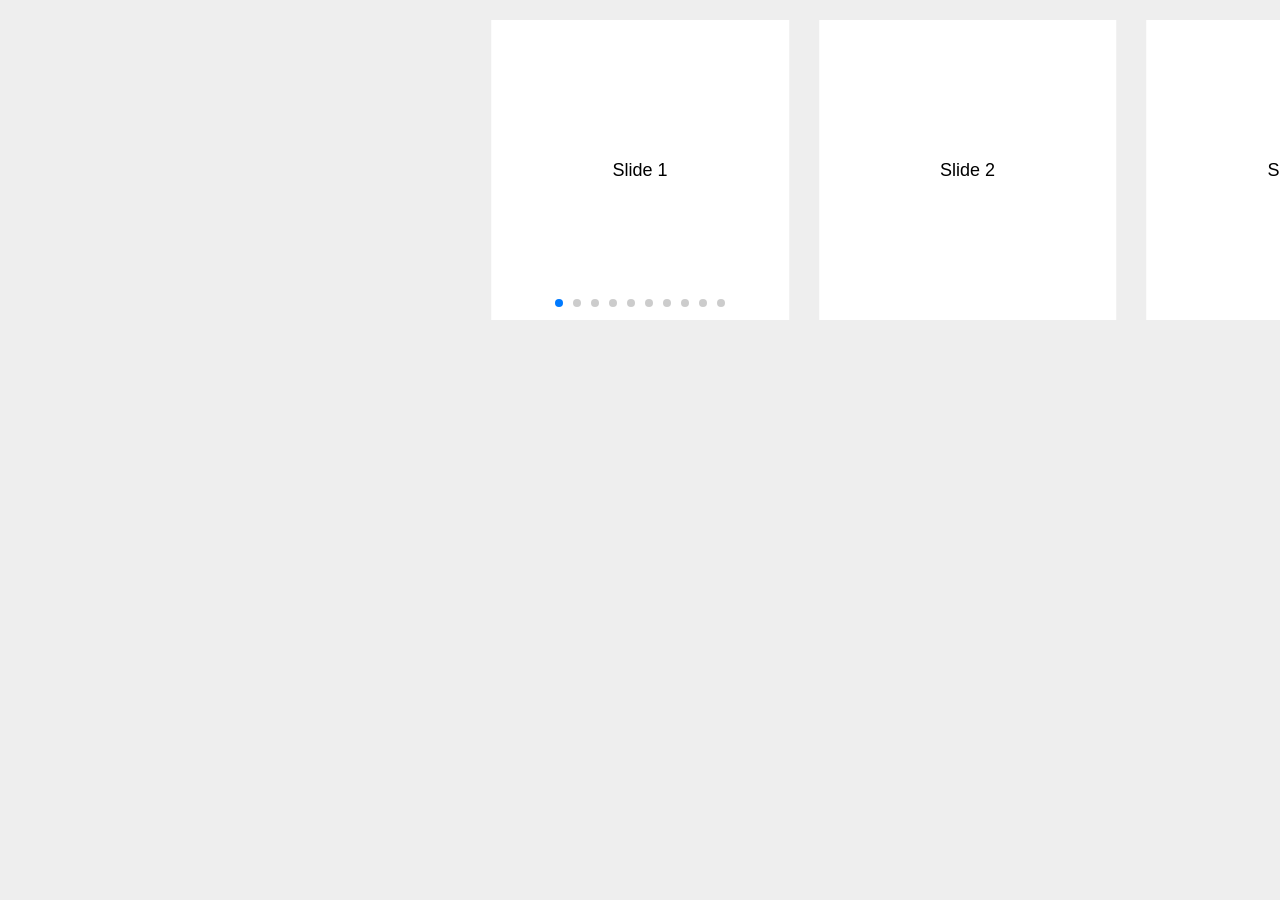
<file: material/Swiper-master/demos/12-grab-cursor.html>
<!DOCTYPE html>
<html lang="en">
<head>
    <meta charset="utf-8">
    <title>Swiper demo</title>
    <meta name="viewport" content="width=device-width, initial-scale=1, minimum-scale=1, maximum-scale=1">

    <!-- Link Swiper's CSS -->
    <link rel="stylesheet" href="../dist/css/swiper.min.css">

    <!-- Demo styles -->
    <style>
    body {
        background: #eee;
        font-family: Helvetica Neue, Helvetica, Arial, sans-serif;
        font-size: 14px;
        color:#000;
        margin: 0;
        padding: 0;
    }
    .swiper-container {
        width: 100%;
        height: 300px;
        margin: 20px auto;
    }
    .swiper-slide {
        text-align: center;
        font-size: 18px;
        background: #fff;
        width: 60%;

        /* Center slide text vertically */
        display: -webkit-box;
        display: -ms-flexbox;
        display: -webkit-flex;
        display: flex;
        -webkit-box-pack: center;
        -ms-flex-pack: center;
        -webkit-justify-content: center;
        justify-content: center;
        -webkit-box-align: center;
        -ms-flex-align: center;
        -webkit-align-items: center;
        align-items: center;
    }
    .swiper-slide:nth-child(2n) {
        width: 40%;
    }
    .swiper-slide:nth-child(3n) {
        width: 20%;
    }
    </style>
</head>
<body>
    <!-- Swiper -->
    <div class="swiper-container">
        <div class="swiper-wrapper">
            <div class="swiper-slide">Slide 1</div>
            <div class="swiper-slide">Slide 2</div>
            <div class="swiper-slide">Slide 3</div>
            <div class="swiper-slide">Slide 4</div>
            <div class="swiper-slide">Slide 5</div>
            <div class="swiper-slide">Slide 6</div>
            <div class="swiper-slide">Slide 7</div>
            <div class="swiper-slide">Slide 8</div>
            <div class="swiper-slide">Slide 9</div>
            <div class="swiper-slide">Slide 10</div>
        </div>
        <!-- Add Pagination -->
        <div class="swiper-pagination"></div>
    </div>

    <!-- Swiper JS -->
    <script src="../dist/js/swiper.min.js"></script>

    <!-- Initialize Swiper -->
    <script>
    var swiper = new Swiper('.swiper-container', {
        pagination: '.swiper-pagination',
        slidesPerView: 4,
        centeredSlides: true,
        paginationClickable: true,
        spaceBetween: 30,
        grabCursor: true
    });
    </script>
</body>
</html>
</file>
<file: bak/css/page.css>
/*reset*/

body,div,ol,ul,h1,h2,h3,h4,h5,h6,p,th,td,dl,dd,form,iframe,input,textarea,select,label,article,aside,footer,header,menu,nav,section,time,audio,video {margin:0; padding:0;}
article,aside,footer,header,hgroup,nav,section,audio,canvas,video {display:block;}
body {font-size:100; font-family: Helvetica,STHeiti,Droid Sans Fallback; -webkit-text-size-adjust:100%; -ms-text-size-adjust:100%; -webkit-tap-highlight-coloar:rgba(0,0,0,0); color:#000; font-size: 17px; }
textarea {resize:none;}
iframe,img {border:0;}
ul,ol {list-style:none;}
input,select,textarea{outline:0;-webkit-user-modify:read-write-plaintext-only;}
input{-webkit-appearance:none;}
a{text-decoration:none; color:#000; -webkit-tap-highlight-color: rgba(0, 0, 0, 0); -webkit-touch-callout:none;}
h1,h2,h3,h4 {font-weight: 100;}
img{display: block;}
.clearfix:after{ content:"\200B"; display: block; height: 0; clear:both;}
.clearfix {zoom:1;}

body{background-color: #efefef;}
/*.a_click{-webkit-tap-highlight-color: rgba(40, 40, 40, .1); }*/
.swiper-pagination-bullet{background-color: #fff;opacity: 1;  }
.swiper-pagination-bullet-active{background-color: #dda84b;}
.swiper-container-horizontal>.swiper-pagination-bullets,.swiper-pagination-custom,.swiper-pagination-fraction {bottom: 5px;}


.h10{height: 10px; width: 100%;}
.wordEllipsis2{display: -webkit-box; overflow: hidden; text-overflow:ellipsis; word-break:break-all; -webkit-box-orient:vertical; -webkit-line-clamp:2;}
.wordEllipsis1{overflow: hidden; text-overflow:ellipsis; white-space: nowrap;}

.border-1px-up{position: relative;}
.border-1px-up:before{position: absolute;border-top: 1px solid #e9e9e9; content:' '; display: block; width: 100%;left: 0 } 
.border-1px-up:before{top:0;}

@media (-webkit-min-device-pixel-ratio:1.5),(min-device-pixel-ratio:1.5){
  .border-1px-up:before{  	-webkit-transform:scaleY(.7);  	-webkit-transform-origin:0 0;  	transform: scaleY(.7);  }
  .border-1px-up:before{  	-webkit-transform-origin:left bottom;  }
}
@media (-webkit-min-device-pixel-ratio:2),(min-device-pixel-ratio:2){
   .border-1px-up:before{  	-webkit-transform:scaleY(.5);  	transform: scaleY(.5);  }
}
@media (-webkit-min-device-pixel-ratio:3),(min-device-pixel-ratio:3){
   .border-1px-up:before{  	-webkit-transform:scaleY(.3333);  	transform: scaleY(.3333);  }
}

.border-1px-down{position: relative;}
.border-1px-down:after{position: absolute;border-bottom: 1px solid #e9e9e9; content:' '; display: block; width: 100%;left: 0 } 
.border-1px-down:after{bottom:0;}

@media (-webkit-min-device-pixel-ratio:1.5),(min-device-pixel-ratio:1.5){
  .border-1px-down:after{  	-webkit-transform:scaleY(.7);  	-webkit-transform-origin:0 0;  	transform: scaleY(.7);  }
  .border-1px-down:after{  	-webkit-transform-origin:left bottom;  }
}
@media (-webkit-min-device-pixel-ratio:2),(min-device-pixel-ratio:2){
   .border-1px-down:after{  	-webkit-transform:scaleY(.5);  	transform: scaleY(.5);  }
}
@media (-webkit-min-device-pixel-ratio:3),(min-device-pixel-ratio:3){
   .border-1px-down:after{  	-webkit-transform:scaleY(.3333);  	transform: scaleY(.3333);  }
}

.b1{padding-top:30px;padding-bottom: 20px; background-color: #fff;  background: url(../image/back.png) repeat ; background-size: 30px 30px; }
.b1 .nav{ margin-left: 4%; margin-right: 4%; position: relative;  height: 23px;}
.b1 .nav .back{position: absolute;left: 0; top: 0; padding:5px; margin-left:-5px; margin-top: -5px;}
.b1 .nav .share{position: absolute;right: 0; top: 0; padding:5px; margin-right:-5px; margin-top: -5px;}
.b1 .mark{display: block; text-align: center;}
.mark img{display: inline-block; margin-bottom: 15px;}
.mark span{display: block; margin-bottom: 25px; color: #333; font-size: 16px;}
.intro {position: relative;word-break:break-all; }
.intro p {margin-bottom: 5px; padding-left: 12%; width: 76%; float: left; font-size: 15px; line-height: 20px; color: #666; display: -webkit-box; overflow: hidden; text-overflow:ellipsis; -webkit-box-orient:vertical;}
.intro span{float:right; margin-right: 12%; padding-top: 5px; margin-top:-5px; margin-bottom:-5px; padding-bottom: 5px; font-size: 14px; line-height: 20px; color: #f6bb54;}
.intro .in{display: none; padding-left:22px; background: url(../image/up.png) 5px no-repeat;background-size: 10px;  }
.intro .out{display: none;  padding-left:22px; background: url(../image/down.png) 5px no-repeat; background-size: 10px;}
.focus {margin-left: 4%; margin-top: 38px; width: 96%; height: 150px;}
.focus .swiper-slide{width: 150px;  /* display: -webkit-box; display:-ms-flexbox;display:-webkit-flex;display:flex; -webkit-box-pack:center; -ms-flex-pack:center; -webkit-justify-content:center; justify-content:center; -webkit-box-align:center; -ms-flex-align:center; -webkit-align-items:center; align-items:center;*/}
.focus .swiper-slide img{border-radius: 2px;}
.focus .modal{position: absolute;  top:0; bottom: 0;left: 0; right: 0; background: rgba(0,0,0,.5);border-radius: 2px;}
.focus .modalword{position: absolute; text-align: center; color: rgba(255,255,255,1); height: 60px; bottom:0; top:0; left: 0; right: 0; margin: auto; overflow: hidden;white-space: nowrap; text-overflow:ellipsis; opacity: 1;} 
.modalword .l1{font-size: 17px; font-weight: bold; line-height: 20px;}
.modalword .l2{font-size: 14px; line-height: 20px;overflow: hidden;white-space: nowrap; text-overflow:ellipsis;}
.modalword .l3{font-size: 12px; line-height: 20px;}

.b2{margin-top: 7px;position: relative;}
.b2in{ padding-bottom: 6px; padding-left: 4%; padding-right: 4%; background-color: #fdfdfd;padding-top: 20px;}
.b2in .online{display:-webkit-box; display: -moz-box; display: -ms-flexbox; display: -webkit-flex; display: flex;align-items: flex-start;}
.online .mainpic{width:58%; height: auto; border-radius: 2px;} 
.online .onlineword{position: relative; flex:1; margin-left: 7px; align-self:stretch;}
.onlineword .title{margin-top: 5px; font-size: 15px;line-height: 20px; color:#333;}
.onlineword .subtitle{font-size: 15px;line-height: 20px; color:#333;}
.onlineword .time{font-size: 12px;line-height: 20px; color: #999;}
.onlineword .enter{position: absolute; bottom: 0; right: 0; width: 50%; }
@media only screen and (max-width:320px){
	.onlineword .enter{width: 40%;}
}
.b2in .location{font-size: 12px; color:#999; line-height: 27px;}
.b2in .location img{float:left; margin-top:8px; margin-right: 5px; display: inline; width: 8px; height: 10px; }

.b3{margin-top:7px; padding-top: 15px;background-color: #fdfdfd;}
.b3 .title{margin-bottom: 15px; padding-left: 4%; padding-right: 4%; font-size:15px; color: #333; line-height: 15px; border-left:2px solid #824ea3; overflow: hidden;white-space: nowrap; text-overflow:ellipsis; }
.b3 .content{  }
.content .inner{margin-left: 4%; margin-right: 4%;padding-top: 10px;padding-bottom: 10px;}
.content .outer{position: relative;}
.tapModal{display: none; position: absolute;top:0;bottom: 0; right: 0; left: 0; z-index: 100; background-color: rgba(40,40,40,.1) }
.b3 .news{ display:-webkit-box; display: -moz-box; display: -ms-flexbox; display: -webkit-flex; display: flex;align-items: flex-start;}
.b3 .news .mainpic{width: 32%;border-radius: 2px;}
.b3 .news .word{flex:1; margin-left:7px; align-self:stretch;position: relative;}
.b3 .word .pack{position: absolute; top: 0; bottom: 0; margin: auto; height:59px; }
.b3 .word .title1{font-size: 14px; color: #444; line-height: 20px;}
.b3 .word .time{font-size: 12px; color: #b0b0b0; margin-top: 5px;}
.b3 .subtitle{padding-left: 4%; padding-right: 4%; font-size: 14px;line-height: 34px; color: #444; overflow: hidden; white-space: nowrap;text-overflow:ellipsis;}
.b3 .piclist{padding-left: 4%; padding-right:4%; padding-bottom:12px; display: -webkit-box; display: -moz-box; display: -ms-flexbox;display: -webkit-flex; display: flex; align-items:flex-start;justify-content:space-between;  }
.b3 .piclist .picout{position: relative; width: 32%}
.b3 .piclist .pic{ width: 100%;border-radius: 2px;}
.b3 .slideout{padding-left: 4%; padding-right: 4%;}
.b3 .slide{margin-bottom: 5px;margin-top: 3px;width: 100%; height:120px; }
/*.b3 .slide .swiper-slide{margin-right: 3%;}*/
.b3 .slide img{width: 100%;border-radius: 2px; }
</file>
